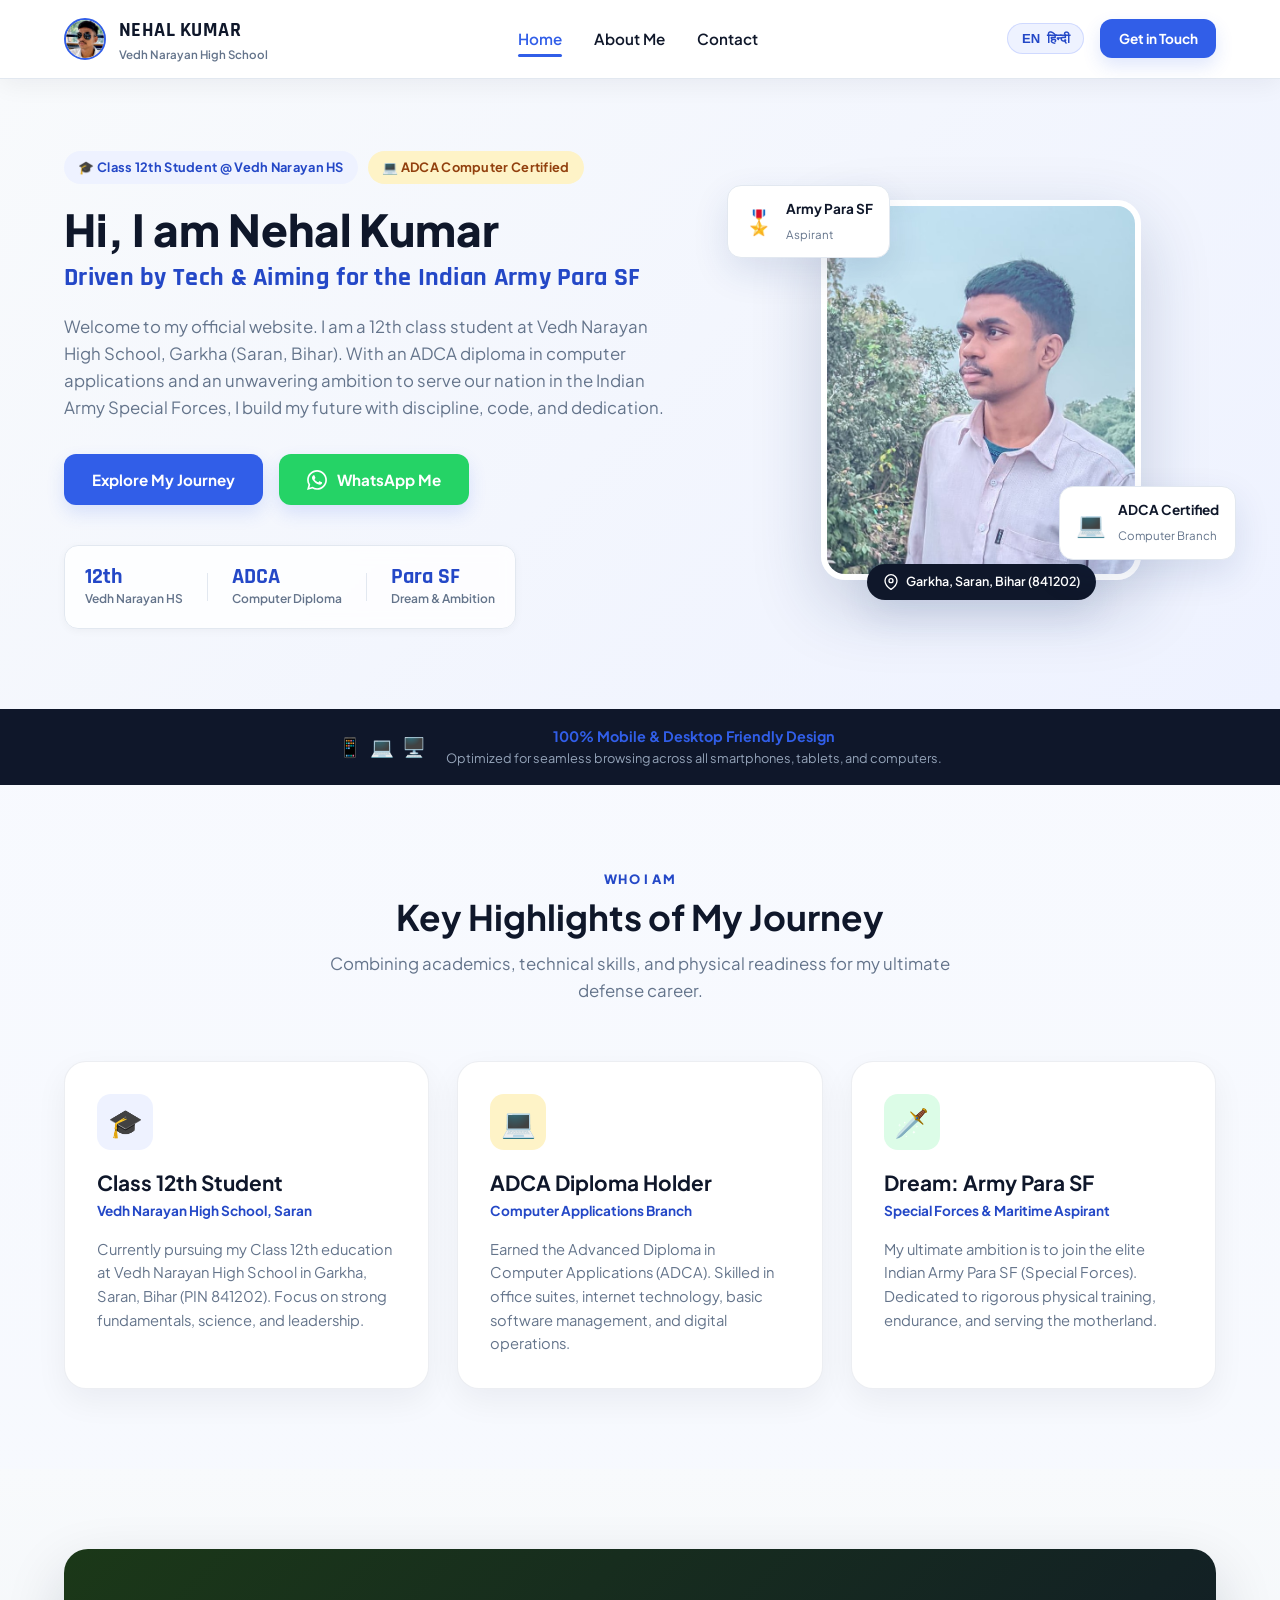
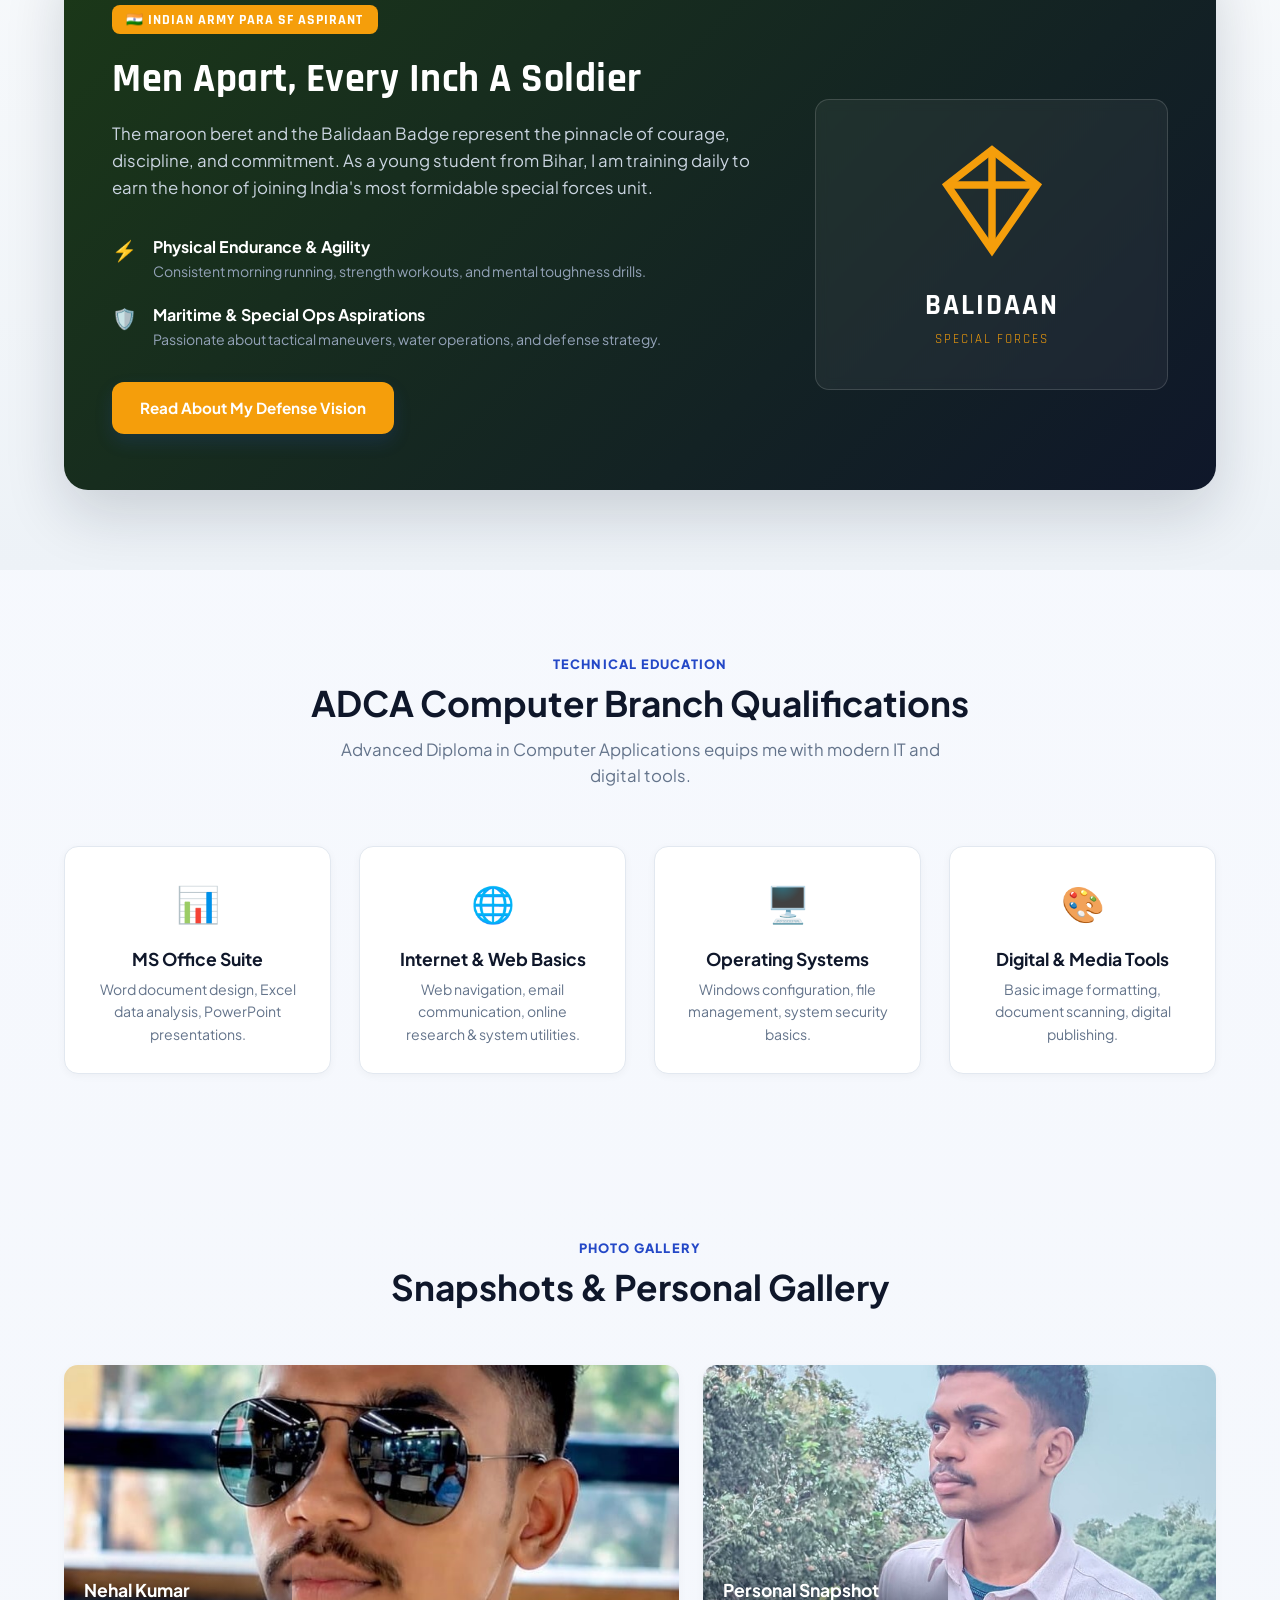
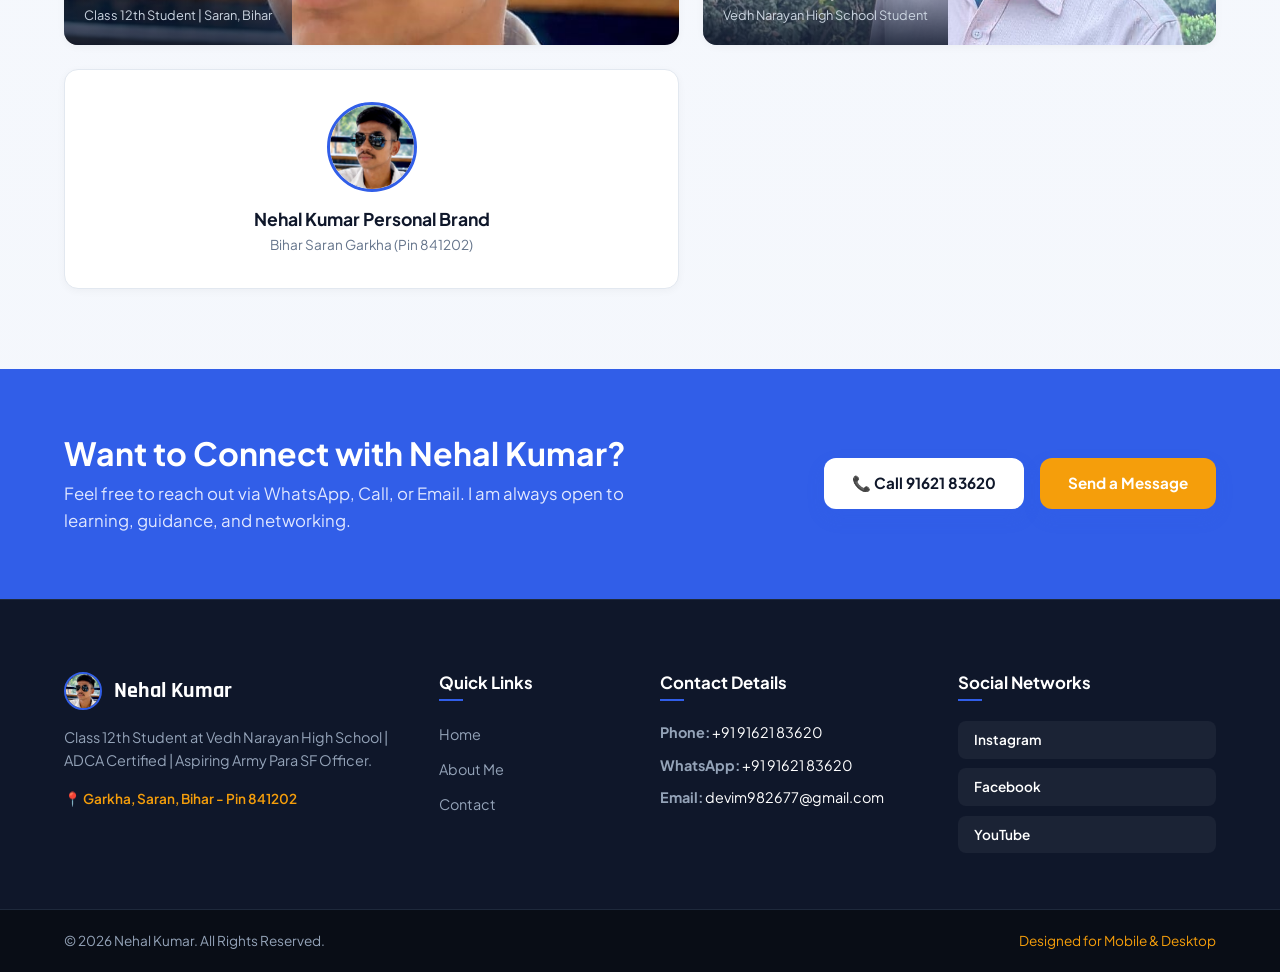
<file: index.html>
<!DOCTYPE html>
<html lang="en"><head>
  <meta charset="UTF-8">
  <meta name="viewport" content="width=device-width, initial-scale=1.0">
  <title>Nehal Kumar | Class 12th Student &amp; Aspiring Army Para SF | Saran, Bihar</title>
  <meta name="description" content="Official personal website of Nehal Kumar - Class 12th student at Vedh Narayan High School, ADCA Computer Diploma holder, and aspiring Army Para SF officer from Garkha, Saran, Bihar.">
  <meta property="og:title" content="Nehal Kumar - Student &amp; Army Para SF Aspirant">
  <meta property="og:description" content="Personal website of Nehal Kumar. Class 12th Vedh Narayan High School, ADCA degree holder &amp; Para SF aspirant.">
  <meta property="og:image" content="img-186cf42d.jpg">
  <link rel="icon" type="image/png" href="favicon.png">
<link rel="shortcut icon" href="favicon.ico.jpg">
<link rel="apple-touch-icon" href="apple-touch-icon.png">
  <link rel="preconnect" href="https://fonts.googleapis.com">
  <link rel="preconnect" href="https://fonts.gstatic.com" crossorigin="">
  <link href="https://fonts.googleapis.com/css2?family=Plus+Jakarta+Sans:wght@400;500;600;700;800&amp;family=Rajdhani:wght@600;700&amp;display=swap" rel="stylesheet">
  <link rel="stylesheet" href="style.css">
  <!-- PRIMARY SEO -->
<title>Nehal Kumar | Official Website</title>

<meta name="description" content="Welcome to the official website of Nehal Kumar. Explore his education, ADCA computer certification, skills, achievements, interests and personal journey from Saran, Bihar, India.">

<meta name="author" content="Nehal Kumar">

<meta name="robots" content="index, follow, max-image-preview:large">

<meta name="googlebot" content="index, follow">

<meta name="viewport" content="width=device-width, initial-scale=1.0">

<!-- CANONICAL URL -->
<link rel="canonical" href="https://anshprasad668-arch.github.io/nehal-kumar/">

<!-- OPEN GRAPH -->
<meta property="og:type" content="website">
<meta property="og:title" content="Nehal Kumar | Official Website">
<meta property="og:description" content="Explore Nehal Kumar's education, skills, achievements and personal journey.">
<meta property="og:url" content="https://anshprasad668-arch.github.io/nehal-kumar/">
<meta property="og:image" content="https://anshprasad668-arch.github.io/nehal-kumar/favicon.png">

<!-- TWITTER -->
<meta name="twitter:card" content="summary_large_image">
<meta name="twitter:title" content="Nehal Kumar | Official Website">
<meta name="twitter:description" content="Discover Nehal Kumar's profile, education and achievements.">

<!-- PERSON STRUCTURED DATA -->
<script type="application/ld+json">
{
  "@context": "https://schema.org",
  "@type": "Person",
  "name": "Nehal Kumar",
  "url": "https://anshprasad668-arch.github.io/nehal-kumar/",
  "description": "Official personal website of Nehal Kumar.",
  "image": "https://anshprasad668-arch.github.io/nehal-kumar/favicon.png",
  "address": {
    "@type": "PostalAddress",
    "addressLocality": "Garkha",
    "addressRegion": "Bihar",
    "addressCountry": "IN"
  }
}
</script>
</head>
<body>
  <!-- IMAGE EDITING: Change any img src="...jpg" below to the filename of your replacement image. Keep the image file in this same folder. -->

  <!-- ENTRY LANGUAGE SELECTION MODAL -->
  <div id="language-modal" class="modal-overlay hidden">
    <div class="modal-card">
      <div class="modal-badge">
        <img src="nehal1.jpg" alt="Nehal Kumar Logo" class="modal-logo">
      </div>
      <h2 data-en="Welcome to Nehal Kumar's Website" data-hi="नेहल कुमार की वेबसाइट में आपका स्वागत है">Welcome to Nehal Kumar's Website</h2>
      <p class="modal-subtitle" data-en="How would you like to start exploring this website?" data-hi="आप इस वेबसाइट की शुरुआत किस भाषा में करना चाहते हैं?">How would you like to start exploring this website?</p>
      
      <div class="lang-choice-container">
        <button id="btn-choose-en" class="btn btn-primary lang-btn-option">
          <span class="flag-icon">🇬🇧</span> English
          <small data-en="Continue in English" data-hi="अंग्रेजी में आगे बढ़ें">Continue in English</small>
        </button>
        <button id="btn-choose-hi" class="btn btn-secondary lang-btn-option">
          <span class="flag-icon">🇮🇳</span> हिन्दी (Hindi)
          <small data-en="हिन्दी में पढ़ें" data-hi="हिन्दी भाषा चुनें">हिन्दी में पढ़ें</small>
        </button>
      </div>
      
      <div class="modal-footer-note">
        <span class="device-pill">📱 Mobile &amp; 💻 Desktop Friendly</span>
      </div>
    </div>
  </div>

  <!-- NAVIGATION BAR -->
  <header class="navbar">
    <div class="container nav-container">
      <a href="index.html" class="brand-logo">
        <img src="nehal1.jpg" alt="Nehal Kumar Logo" class="nav-logo-img">
        <div class="brand-text">
          <span class="brand-name">NEHAL KUMAR</span>
          <span class="brand-sub" data-en="Vedh Narayan High School" data-hi="वेध नारायण हाई स्कूल">Vedh Narayan High School</span>
        </div>
      </a>

      <nav class="nav-links" id="nav-menu">
        <a href="index.html" class="active" data-en="Home" data-hi="होम">Home</a>
        <a href="about.html" data-en="About Me" data-hi="मेरे बारे में">About Me</a>
        <a href="contact.html" data-en="Contact" data-hi="संपर्क करें">Contact</a>
      </nav>

      <div class="nav-actions">
        <!-- Language Switcher Button -->
        <button id="lang-toggle-btn" class="lang-toggle" title="Switch Language / भाषा बदलें">
          <span class="lang-code" id="active-lang-code">EN</span>
          <span class="lang-text" id="active-lang-label">हिन्दी</span>
        </button>

        <a href="contact.html" class="btn btn-primary btn-sm nav-cta" data-en="Get in Touch" data-hi="संपर्क करें">Get in Touch</a>

        <button class="mobile-hamburger" id="mobile-toggle" aria-label="Toggle navigation">
          <span></span><span></span><span></span>
        </button>
      </div>
    </div>
  </header>

  <main>
    <!-- HERO SECTION -->
    <section class="hero-section" id="hero">
      <div class="hero-bg-gradient"></div>
      <div class="container hero-container">
        
        <div class="hero-content">
          <div class="hero-badges">
            <span class="badge badge-school" data-en="🎓 Class 12th Student @ Vedh Narayan HS" data-hi="🎓 कक्षा 12वीं - वेध नारायण हाई स्कूल">🎓 Class 12th Student @ Vedh Narayan HS</span>
            <span class="badge badge-cert" data-en="💻 ADCA Computer Certified" data-hi="💻 ADCA कंप्यूटर डिप्लोमा होल्डर">💻 ADCA Computer Certified</span>
          </div>

          <h1 class="hero-title" data-en="Hi, I am Nehal Kumar" data-hi="नमस्ते, मैं हूँ नेहल कुमार">Hi, I am Nehal Kumar</h1>
          <h2 class="hero-subtitle" data-en="Driven by Tech &amp; Aiming for the Indian Army Para SF" data-hi="तकनीकी ज्ञान और भारतीय सेना पैरा SF का सपना">Driven by Tech &amp; Aiming for the Indian Army Para SF</h2>

          <p class="hero-desc" data-en="Welcome to my official website. I am a 12th class student at Vedh Narayan High School, Garkha (Saran, Bihar). With an ADCA diploma in computer applications and an unwavering ambition to serve our nation in the Indian Army Special Forces, I build my future with discipline, code, and dedication." data-hi="मेरी आधिकारिक वेबसाइट पर आपका स्वागत है। मैं वेध नारायण हाई स्कूल, गरखा (सारण, बिहार) का 12वीं का छात्र हूँ। कंप्यूटर एप्लीकेशन में ADCA डिप्लोमा और भारतीय सेना पैरा स्पेशल फोर्सेस (Para SF) में देश की सेवा करने के अटूट लक्ष्य के साथ, मैं अनुशासन और कड़ी मेहनत से अपना भविष्य बना रहा हूँ।">Welcome to my official website. I am a 12th class student at Vedh Narayan High School, Garkha (Saran, Bihar). With an ADCA diploma in computer applications and an unwavering ambition to serve our nation in the Indian Army Special Forces, I build my future with discipline, code, and dedication.</p>

          <div class="hero-cta-group">
            <a href="about.html" class="btn btn-primary" data-en="Explore My Journey" data-hi="मेरी यात्रा देखें">Explore My Journey</a>
            <a href="https://wa.me/919162183620" target="_blank" rel="noopener" class="btn btn-whatsapp">
              <svg width="20" height="20" viewBox="0 0 24 24" fill="currentColor"><path d="M.057 24l1.687-6.163c-1.041-1.804-1.588-3.849-1.587-5.946.003-6.556 5.338-11.891 11.893-11.891 3.181.001 6.167 1.24 8.413 3.488 2.245 2.248 3.481 5.236 3.48 8.414-.003 6.557-5.338 11.892-11.893 11.892-1.99-.001-3.951-.5-5.688-1.448l-6.305 1.654zm6.597-3.807c1.676.995 3.276 1.591 5.392 1.592 5.448 0 9.886-4.434 9.889-9.885.002-5.462-4.415-9.89-9.881-9.892-5.452 0-9.887 4.434-9.889 9.884-.001 2.225.651 3.891 1.746 5.634l-.999 3.648 3.742-.981zm11.387-5.464c-.074-.124-.272-.198-.57-.347-.297-.149-1.758-.868-2.031-.967-.272-.099-.47-.149-.669.149-.198.297-.768.967-.941 1.165-.173.198-.347.223-.644.074-.297-.149-1.255-.462-2.39-1.475-.883-.788-1.48-1.761-1.653-2.059-.173-.297-.018-.458.13-.606.134-.133.297-.347.446-.521.151-.172.2-.296.3-.495.099-.198.05-.372-.025-.521-.075-.148-.669-1.611-.916-2.206-.242-.579-.487-.501-.669-.51l-.57-.01c-.198 0-.52.074-.792.372s-1.04 1.016-1.04 2.479 1.065 2.876 1.213 3.074c.149.198 2.095 3.2 5.076 4.487.709.306 1.263.489 1.694.626.712.226 1.36.194 1.872.118.571-.085 1.758-.719 2.006-1.413.248-.695.248-1.29.173-1.414z"></path></svg>
              <span>WhatsApp Me</span>
            </a>
          </div>

          <!-- Quick Stat Strip -->
          <div class="hero-stats">
            <div class="stat-item">
              <span class="stat-number">12th</span>
              <span class="stat-label" data-en="Vedh Narayan HS" data-hi="वेध नारायण एच.एस.">Vedh Narayan HS</span>
            </div>
            <div class="stat-divider"></div>
            <div class="stat-item">
              <span class="stat-number">ADCA</span>
              <span class="stat-label" data-en="Computer Diploma" data-hi="कंप्यूटर डिप्लोमा">Computer Diploma</span>
            </div>
            <div class="stat-divider"></div>
            <div class="stat-item">
              <span class="stat-number">Para SF</span>
              <span class="stat-label" data-en="Dream &amp; Ambition" data-hi="सपना और लक्ष्य">Dream &amp; Ambition</span>
            </div>
          </div>
        </div>

        <div class="hero-visual">
          <div class="profile-card-wrapper">
            <div class="profile-image-frame">
              <img src="nehal2.jpg" alt="Nehal Kumar Profile Photo" class="profile-img">
              <div class="profile-glow"></div>
            </div>

            <!-- Floating Badges on Photo -->
            <div class="float-card float-top-left">
              <div class="float-icon">🎖️</div>
              <div class="float-text">
                <strong data-en="Army Para SF" data-hi="सेना पैरा SF">Army Para SF</strong>
                <small data-en="Aspirant" data-hi="महत्वाकांक्षी">Aspirant</small>
              </div>
            </div>

            <div class="float-card float-bottom-right">
              <div class="float-icon">💻</div>
              <div class="float-text">
                <strong data-en="ADCA Certified" data-hi="ADCA धारक">ADCA Certified</strong>
                <small data-en="Computer Branch" data-hi="कंप्यूटर शाखा">Computer Branch</small>
              </div>
            </div>
            
            <div class="location-tag">
              <svg width="16" height="16" viewBox="0 0 24 24" fill="none" stroke="currentColor" stroke-width="2"><path d="M21 10c0 7-9 13-9 13s-9-6-9-13a9 9 0 0 1 18 0z"></path><circle cx="12" cy="10" r="3"></circle></svg>
              <span>Garkha, Saran, Bihar (841202)</span>
            </div>
          </div>
        </div>

      </div>
    </section>

    <!-- DEVICE RESPONSIVE NOTICE BANNER -->
    <section class="device-banner">
      <div class="container device-banner-inner">
        <div class="device-icon-group">
          <span class="device-icon">📱</span>
          <span class="device-icon">💻</span>
          <span class="device-icon">🖥️</span>
        </div>
        <div class="device-text">
          <strong data-en="100% Mobile &amp; Desktop Friendly Design" data-hi="100% मोबाइल एवं डेस्कटॉप अनुकूल इंटरफ़ेस">100% Mobile &amp; Desktop Friendly Design</strong>
          <span data-en="Optimized for seamless browsing across all smartphones, tablets, and computers." data-hi="सभी स्मार्टफोन, टैबलेट और कंप्यूटर पर बेहतरीन अनुभव के लिए अनुकूलित।">Optimized for seamless browsing across all smartphones, tablets, and computers.</span>
        </div>
      </div>
    </section>

    <!-- CORE PILLARS SECTION -->
    <section class="section pillars-section" id="pillars">
      <div class="container">
        <div class="section-header text-center">
          <span class="section-tag" data-en="Who I Am" data-hi="मेरी पहचान">Who I Am</span>
          <h2 class="section-title" data-en="Key Highlights of My Journey" data-hi="मेरी यात्रा की मुख्य विशेषताएं">Key Highlights of My Journey</h2>
          <p class="section-desc" data-en="Combining academics, technical skills, and physical readiness for my ultimate defense career." data-hi="शिक्षा, तकनीकी दक्षता और सैन्य करियर की तैयारी का अनोखा संगम।">Combining academics, technical skills, and physical readiness for my ultimate defense career.</p>
        </div>

        <div class="grid grid-3">
          
          <!-- Card 1: Vedh Narayan High School -->
          <div class="card pillar-card" style="opacity: 1; transform: translateY(0px); transition: 0.5s ease-out;">
            <div class="pillar-icon-box icon-school">
              🎓
            </div>
            <h3 class="pillar-title" data-en="Class 12th Student" data-hi="12वीं कक्षा के छात्र">Class 12th Student</h3>
            <p class="pillar-sub" data-en="Vedh Narayan High School, Saran" data-hi="वेध नारायण हाई स्कूल, सारण">Vedh Narayan High School, Saran</p>
            <p class="pillar-text" data-en="Currently pursuing my Class 12th education at Vedh Narayan High School in Garkha, Saran, Bihar (PIN 841202). Focus on strong fundamentals, science, and leadership." data-hi="वर्तमान में वेध नारायण हाई स्कूल, गरखा, सारण (बिहार, पिन 841202) से 12वीं की पढ़ाई कर रहा हूँ। विज्ञान, शिक्षा और अनुशासन पर विशेष ध्यान।">Currently pursuing my Class 12th education at Vedh Narayan High School in Garkha, Saran, Bihar (PIN 841202). Focus on strong fundamentals, science, and leadership.</p>
          </div>

          <!-- Card 2: ADCA Computer Holder -->
          <div class="card pillar-card" style="opacity: 1; transform: translateY(0px); transition: 0.5s ease-out;">
            <div class="pillar-icon-box icon-tech">
              💻
            </div>
            <h3 class="pillar-title" data-en="ADCA Diploma Holder" data-hi="ADCA कंप्यूटर डिप्लोमा">ADCA Diploma Holder</h3>
            <p class="pillar-sub" data-en="Computer Applications Branch" data-hi="कंप्यूटर एप्लीकेशन शाखा">Computer Applications Branch</p>
            <p class="pillar-text" data-en="Earned the Advanced Diploma in Computer Applications (ADCA). Skilled in office suites, internet technology, basic software management, and digital operations." data-hi="कंप्यूटर एप्लीकेशन में एडवांस डिप्लोमा (ADCA) प्राप्त किया। एमएस ऑफिस, इंटरनेट टेक्नोलॉजी और डिजिटल कंप्यूटर ऑपरेशन में कुशल।">Earned the Advanced Diploma in Computer Applications (ADCA). Skilled in office suites, internet technology, basic software management, and digital operations.</p>
          </div>

          <!-- Card 3: Army Para SF Dream -->
          <div class="card pillar-card pillar-army" style="opacity: 1; transform: translateY(0px); transition: 0.5s ease-out;">
            <div class="pillar-icon-box icon-army">
              🗡️
            </div>
            <h3 class="pillar-title" data-en="Dream: Army Para SF" data-hi="सपना: भारतीय सेना पैरा SF">Dream: Army Para SF</h3>
            <p class="pillar-sub" data-en="Special Forces &amp; Maritime Aspirant" data-hi="विशेष बल एवं मरीन नेवी उम्मीदवार">Special Forces &amp; Maritime Aspirant</p>
            <p class="pillar-text" data-en="My ultimate ambition is to join the elite Indian Army Para SF (Special Forces). Dedicated to rigorous physical training, endurance, and serving the motherland." data-hi="मेरा परम सपना भारतीय सेना के प्रतिष्ठित पैरा SF (स्पेशल फोर्सेज) में शामिल होना है। शारीरिक फिटनेस और देश सेवा के प्रति समर्पित।">My ultimate ambition is to join the elite Indian Army Para SF (Special Forces). Dedicated to rigorous physical training, endurance, and serving the motherland.</p>
          </div>

        </div>
      </div>
    </section>

    <!-- ARMY PARA SF FEATURED BANNER -->
    <section class="section army-feature-section" id="army-dream">
      <div class="container">
        <div class="army-card">
          <div class="army-badge-top">
            <span class="army-tag">🇮🇳 INDIAN ARMY PARA SF ASPIRANT</span>
          </div>

          <div class="army-grid">
            <div class="army-content">
              <h2 class="army-heading" data-en="Men Apart, Every Inch A Soldier" data-hi="अनुशासन, साहस और सर्वोच्च देशभक्ति">Men Apart, Every Inch A Soldier</h2>
              <p class="army-text" data-en="The maroon beret and the Balidaan Badge represent the pinnacle of courage, discipline, and commitment. As a young student from Bihar, I am training daily to earn the honor of joining India's most formidable special forces unit." data-hi="महान बलिदान और साहस का प्रतीक - पैरा SF। बिहार का एक युवा होने के नाते, मेरा लक्ष्य भारत के सबसे पराक्रमी विशेष बल यूनिट में शामिल होकर तिरंगे का मान बढ़ाना है।">The maroon beret and the Balidaan Badge represent the pinnacle of courage, discipline, and commitment. As a young student from Bihar, I am training daily to earn the honor of joining India's most formidable special forces unit.</p>

              <div class="army-features-list">
                <div class="army-feat">
                  <span class="feat-bullet">⚡</span>
                  <div>
                    <strong data-en="Physical Endurance &amp; Agility" data-hi="शारीरिक सहनशक्ति एवं ट्रेनिंग">Physical Endurance &amp; Agility</strong>
                    <p data-en="Consistent morning running, strength workouts, and mental toughness drills." data-hi="दैनिक दौड़, शारीरिक व्यायाम और मानसिक दृढ़ता की तैयारी।">Consistent morning running, strength workouts, and mental toughness drills.</p>
                  </div>
                </div>

                <div class="army-feat">
                  <span class="feat-bullet">🛡️</span>
                  <div>
                    <strong data-en="Maritime &amp; Special Ops Aspirations" data-hi="मैरीटाइम एवं विशेष ऑपरेशन क्षमता">Maritime &amp; Special Ops Aspirations</strong>
                    <p data-en="Passionate about tactical maneuvers, water operations, and defense strategy." data-hi="रणनीतिक कौशल, वाटर ऑपरेशन्स और रक्षा रणनीति में विशेष रुचि।">Passionate about tactical maneuvers, water operations, and defense strategy.</p>
                  </div>
                </div>
              </div>

              <div class="army-action">
                <a href="about.html#para-sf" class="btn btn-gold" data-en="Read About My Defense Vision" data-hi="मेरे लक्ष्य के बारे में पढ़ें">Read About My Defense Vision</a>
              </div>
            </div>

            <div class="army-graphics">
              <div class="army-insignia-box">
                <div class="wings-graphic">
                  <svg width="120" height="120" viewBox="0 0 24 24" fill="none" stroke="currentColor" stroke-width="1.5">
                    <path d="M12 2L3 9l9 13 9-13-9-7z"></path>
                    <path d="M12 2v20"></path>
                    <path d="M3 9h18"></path>
                  </svg>
                </div>
                <div class="army-motto">
                  <span>BALIDAAN</span>
                  <small>SPECIAL FORCES</small>
                </div>
              </div>
            </div>
          </div>
        </div>
      </div>
    </section>

    <!-- ADCA & SKILLS SECTION -->
    <section class="section skills-section" id="skills">
      <div class="container">
        <div class="section-header text-center">
          <span class="section-tag" data-en="Technical Education" data-hi="तकनीकी शिक्षा">Technical Education</span>
          <h2 class="section-title" data-en="ADCA Computer Branch Qualifications" data-hi="ADCA कंप्यूटर शाखा योग्यताएं">ADCA Computer Branch Qualifications</h2>
          <p class="section-desc" data-en="Advanced Diploma in Computer Applications equips me with modern IT and digital tools." data-hi="एडवांस डिप्लोमा इन कंप्यूटर एप्लीकेशन से प्राप्त तकनीकी दक्षता।">Advanced Diploma in Computer Applications equips me with modern IT and digital tools.</p>
        </div>

        <div class="grid grid-4">
          <div class="skill-card" style="opacity: 1; transform: translateY(0px); transition: 0.5s ease-out;">
            <div class="skill-icon">📊</div>
            <h4 data-en="MS Office Suite" data-hi="एमएस ऑफिस सूट्स">MS Office Suite</h4>
            <p data-en="Word document design, Excel data analysis, PowerPoint presentations." data-hi="वर्ड डॉक्यूमेंट, एक्सेल डेटा और पावरपॉइंट प्रेजेंटेशन।">Word document design, Excel data analysis, PowerPoint presentations.</p>
          </div>

          <div class="skill-card" style="opacity: 1; transform: translateY(0px); transition: 0.5s ease-out;">
            <div class="skill-icon">🌐</div>
            <h4 data-en="Internet &amp; Web Basics" data-hi="इंटरनेट एवं वेब नॉलेज">Internet &amp; Web Basics</h4>
            <p data-en="Web navigation, email communication, online research &amp; system utilities." data-hi="वेब सर्फिंग, ईमेल संचार, ऑनलाइन रिसर्च और यूटिलिटी।">Web navigation, email communication, online research &amp; system utilities.</p>
          </div>

          <div class="skill-card" style="opacity: 1; transform: translateY(0px); transition: 0.5s ease-out;">
            <div class="skill-icon">🖥️</div>
            <h4 data-en="Operating Systems" data-hi="ऑपरेटिंग सिस्टम">Operating Systems</h4>
            <p data-en="Windows configuration, file management, system security basics." data-hi="विंडोज कॉन्फ़िगरेशन, फाइल प्रबंधन और सिस्टम सुरक्षा।">Windows configuration, file management, system security basics.</p>
          </div>

          <div class="skill-card" style="opacity: 1; transform: translateY(0px); transition: 0.5s ease-out;">
            <div class="skill-icon">🎨</div>
            <h4 data-en="Digital &amp; Media Tools" data-hi="डिजिटल एवं मीडिया टूल्स">Digital &amp; Media Tools</h4>
            <p data-en="Basic image formatting, document scanning, digital publishing." data-hi="इमेज फॉर्मेटिंग, स्कैनिंग और डिजिटल कंटेंट क्रिएशन।">Basic image formatting, document scanning, digital publishing.</p>
          </div>
        </div>
      </div>
    </section>

    <!-- PHOTO GALLERY PREVIEW -->
    <section class="section gallery-section" id="gallery">
      <div class="container">
        <div class="section-header text-center">
          <span class="section-tag" data-en="Photo Gallery" data-hi="फोटो गैलरी">Photo Gallery</span>
          <h2 class="section-title" data-en="Snapshots &amp; Personal Gallery" data-hi="मेरी तस्वीरें एवं झलकियां">Snapshots &amp; Personal Gallery</h2>
        </div>

        <div class="gallery-grid">
          <div class="gallery-item main-item" style="opacity: 1; transform: translateY(0px); transition: 0.5s ease-out;">
            <img src="nehal1.jpg" alt="Nehal Kumar Profile Photo">
            <div class="gallery-caption">
              <strong data-en="Nehal Kumar" data-hi="नेहल कुमार">Nehal Kumar</strong>
              <span data-en="Class 12th Student | Saran, Bihar" data-hi="12वीं कक्षा के छात्र | सारण, बिहार">Class 12th Student | Saran, Bihar</span>
            </div>
          </div>

          <div class="gallery-item" style="opacity: 1; transform: translateY(0px); transition: 0.5s ease-out;">
            <img src="nehal2.jpg" alt="Nehal Kumar Activity Photo">
            <div class="gallery-caption">
              <strong data-en="Personal Snapshot" data-hi="व्यक्तिगत फोटो">Personal Snapshot</strong>
              <span data-en="Vedh Narayan High School Student" data-hi="वेध नारायण हाई स्कूल के छात्र">Vedh Narayan High School Student</span>
            </div>
          </div>

          <div class="gallery-item logo-showcase" style="opacity: 1; transform: translateY(0px); transition: 0.5s ease-out;">
            <div class="logo-box-inner">
              <img src="nehal1.jpg" alt="Nehal Kumar Brand Crest">
              <h4 data-en="Nehal Kumar Personal Brand" data-hi="नेहल कुमार पर्सनल ब्रांड">Nehal Kumar Personal Brand</h4>
              <p data-en="Bihar Saran Garkha (Pin 841202)" data-hi="बिहार सारण गरखा (पिन 841202)">Bihar Saran Garkha (Pin 841202)</p>
            </div>
          </div>
        </div>
      </div>
    </section>

    <!-- QUICK CONTACT CTA -->
    <section class="cta-banner">
      <div class="container cta-container">
        <div class="cta-content">
          <h2 data-en="Want to Connect with Nehal Kumar?" data-hi="नेहल कुमार से संपर्क करना चाहते हैं?">Want to Connect with Nehal Kumar?</h2>
          <p data-en="Feel free to reach out via WhatsApp, Call, or Email. I am always open to learning, guidance, and networking." data-hi="व्हाट्सएप, फोन या ईमेल के माध्यम से बेझिझक संपर्क करें। मार्गदर्शन और संवाद के लिए सदैव तत्पर।">Feel free to reach out via WhatsApp, Call, or Email. I am always open to learning, guidance, and networking.</p>
        </div>
        <div class="cta-buttons">
          <a href="tel:9162183620" class="btn btn-light">
            <span>📞 Call 91621 83620</span>
          </a>
          <a href="contact.html" class="btn btn-gold" data-en="Send a Message" data-hi="संदेश भेजें">Send a Message</a>
        </div>
      </div>
    </section>
  </main>

  <!-- FOOTER -->
  <footer class="footer">
    <div class="container footer-container">
      <div class="footer-col brand-col">
        <div class="footer-brand">
          <img src="nehal1.jpg" alt="Logo" class="footer-logo">
          <span>Nehal Kumar</span>
        </div>
        <p class="footer-desc" data-en="Class 12th Student at Vedh Narayan High School | ADCA Certified | Aspiring Army Para SF Officer." data-hi="वेध नारायण हाई स्कूल 12वीं के छात्र | ADCA सर्टिफाइड | आर्मी पैरा SF उम्मीदवार।">Class 12th Student at Vedh Narayan High School | ADCA Certified | Aspiring Army Para SF Officer.</p>
        <p class="footer-loc">📍 Garkha, Saran, Bihar - Pin 841202</p>
      </div>

      <div class="footer-col links-col">
        <h4 data-en="Quick Links" data-hi="क्विक लिंक्स">Quick Links</h4>
        <ul>
          <li><a href="index.html" data-en="Home" data-hi="होम">Home</a></li>
          <li><a href="about.html" data-en="About Me" data-hi="मेरे बारे में">About Me</a></li>
          <li><a href="contact.html" data-en="Contact" data-hi="संपर्क">Contact</a></li>
        </ul>
      </div>

      <div class="footer-col contact-col">
        <h4 data-en="Contact Details" data-hi="संपर्क विवरण">Contact Details</h4>
        <p><strong>Phone:</strong> <a href="tel:9162183620">+91 91621 83620</a></p>
        <p><strong>WhatsApp:</strong> <a href="https://wa.me/919162183620" target="_blank">+91 91621 83620</a></p>
        <p><strong>Email:</strong> <a href="mailto:devim982677@gmail.com">devim982677@gmail.com</a></p>
      </div>

      <div class="footer-col social-col">
        <h4 data-en="Social Networks" data-hi="सोशल मीडिया">Social Networks</h4>
        <div class="social-links">
          <a href="https://www.instagram.com/nehal_kumar7?avpt=bjVuNHM3ejNyNW15" target="_blank" rel="noopener" class="social-btn insta" title="Instagram">
            Instagram
          </a>
          <a href="https://www.facebook.com/share/1R3QveMcco/" target="_blank" rel="noopener" class="social-btn fb" title="Facebook">
            Facebook
          </a>
          <a href="https://youtube.com/@nehalkumar1?si=-DTRlXh6gTQN7hKc" target="_blank" rel="noopener" class="social-btn yt" title="YouTube">
            YouTube
          </a>
        </div>
      </div>
    </div>

    <div class="footer-bottom">
      <div class="container footer-bottom-inner">
        <p>© <span id="year">2026</span> Nehal Kumar. All Rights Reserved.</p>
        <p class="footer-tagline" data-en="Designed for Mobile &amp; Desktop" data-hi="मोबाइल एवं डेस्कटॉप दोनों के लिए उपयुक्त">Designed for Mobile &amp; Desktop</p>
      </div>
    </div>
  </footer>

  <script src="script.js"></script>


</body></html>
</file>
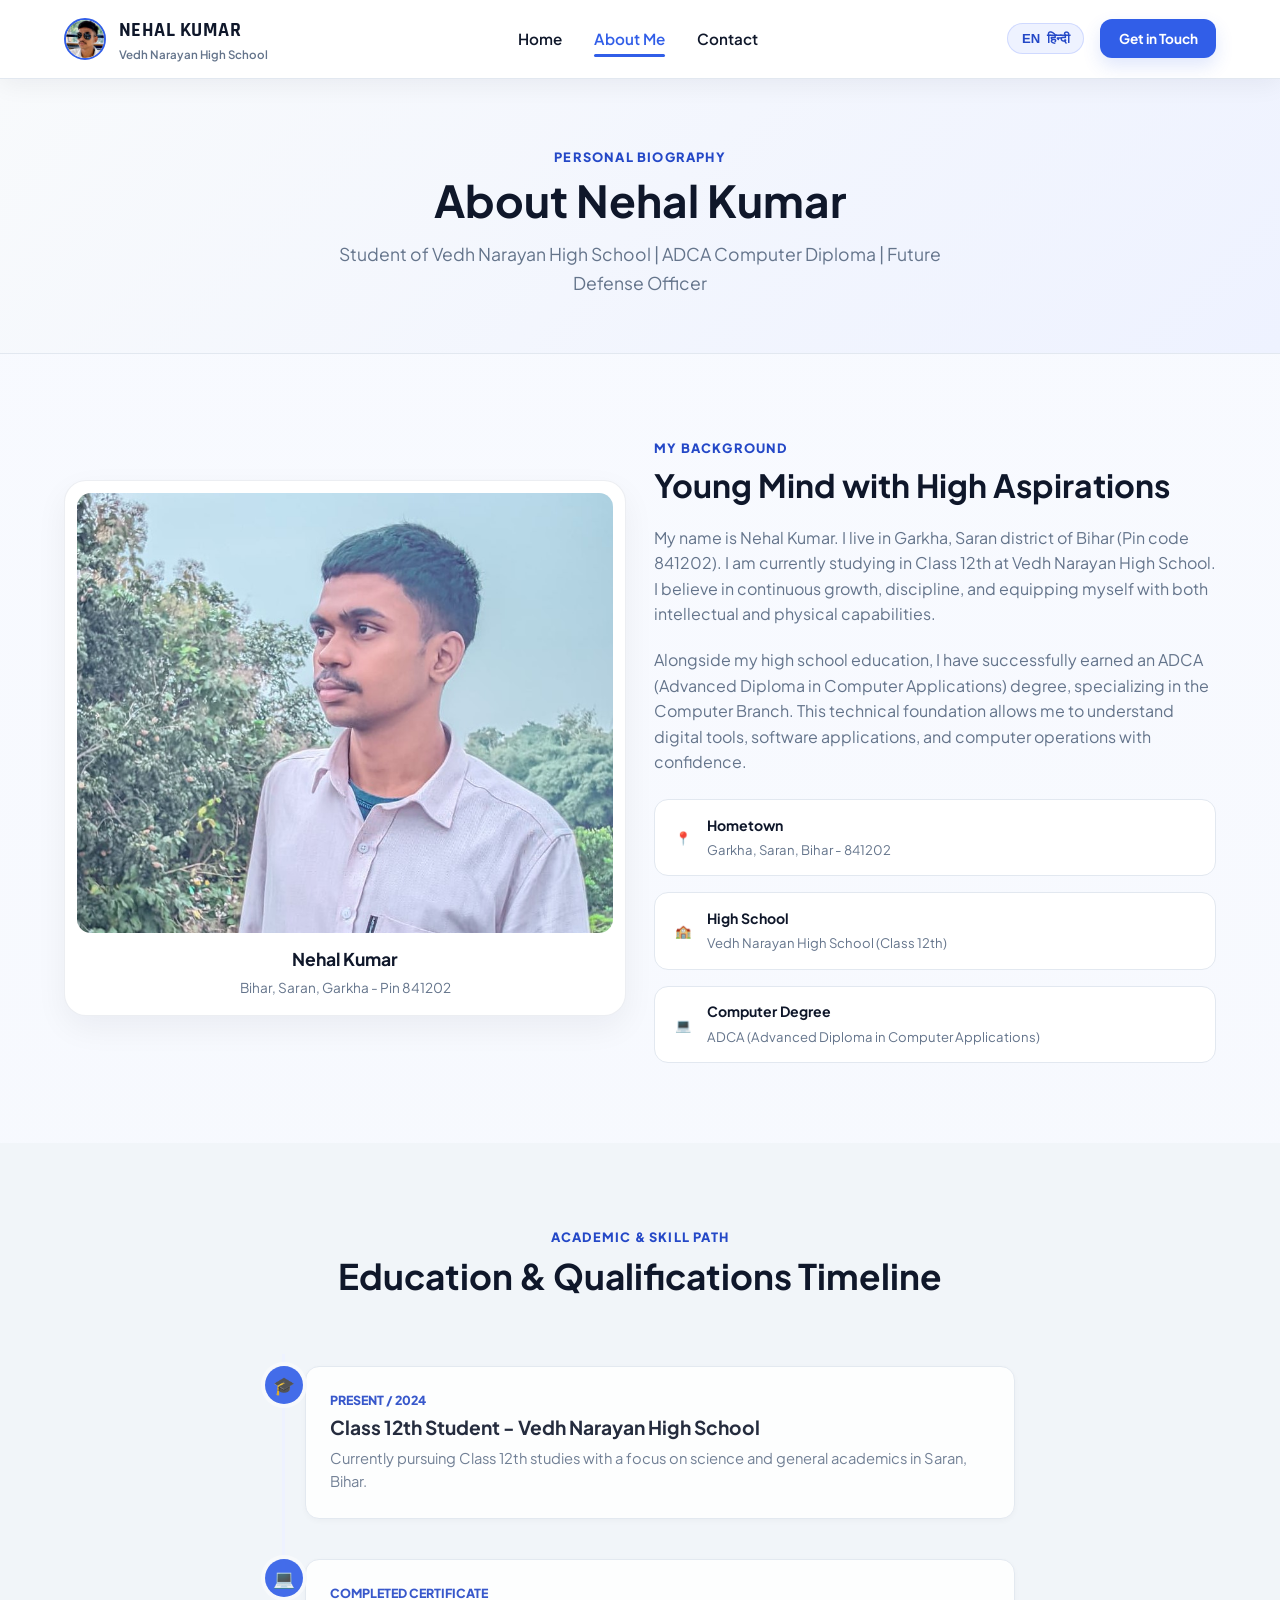
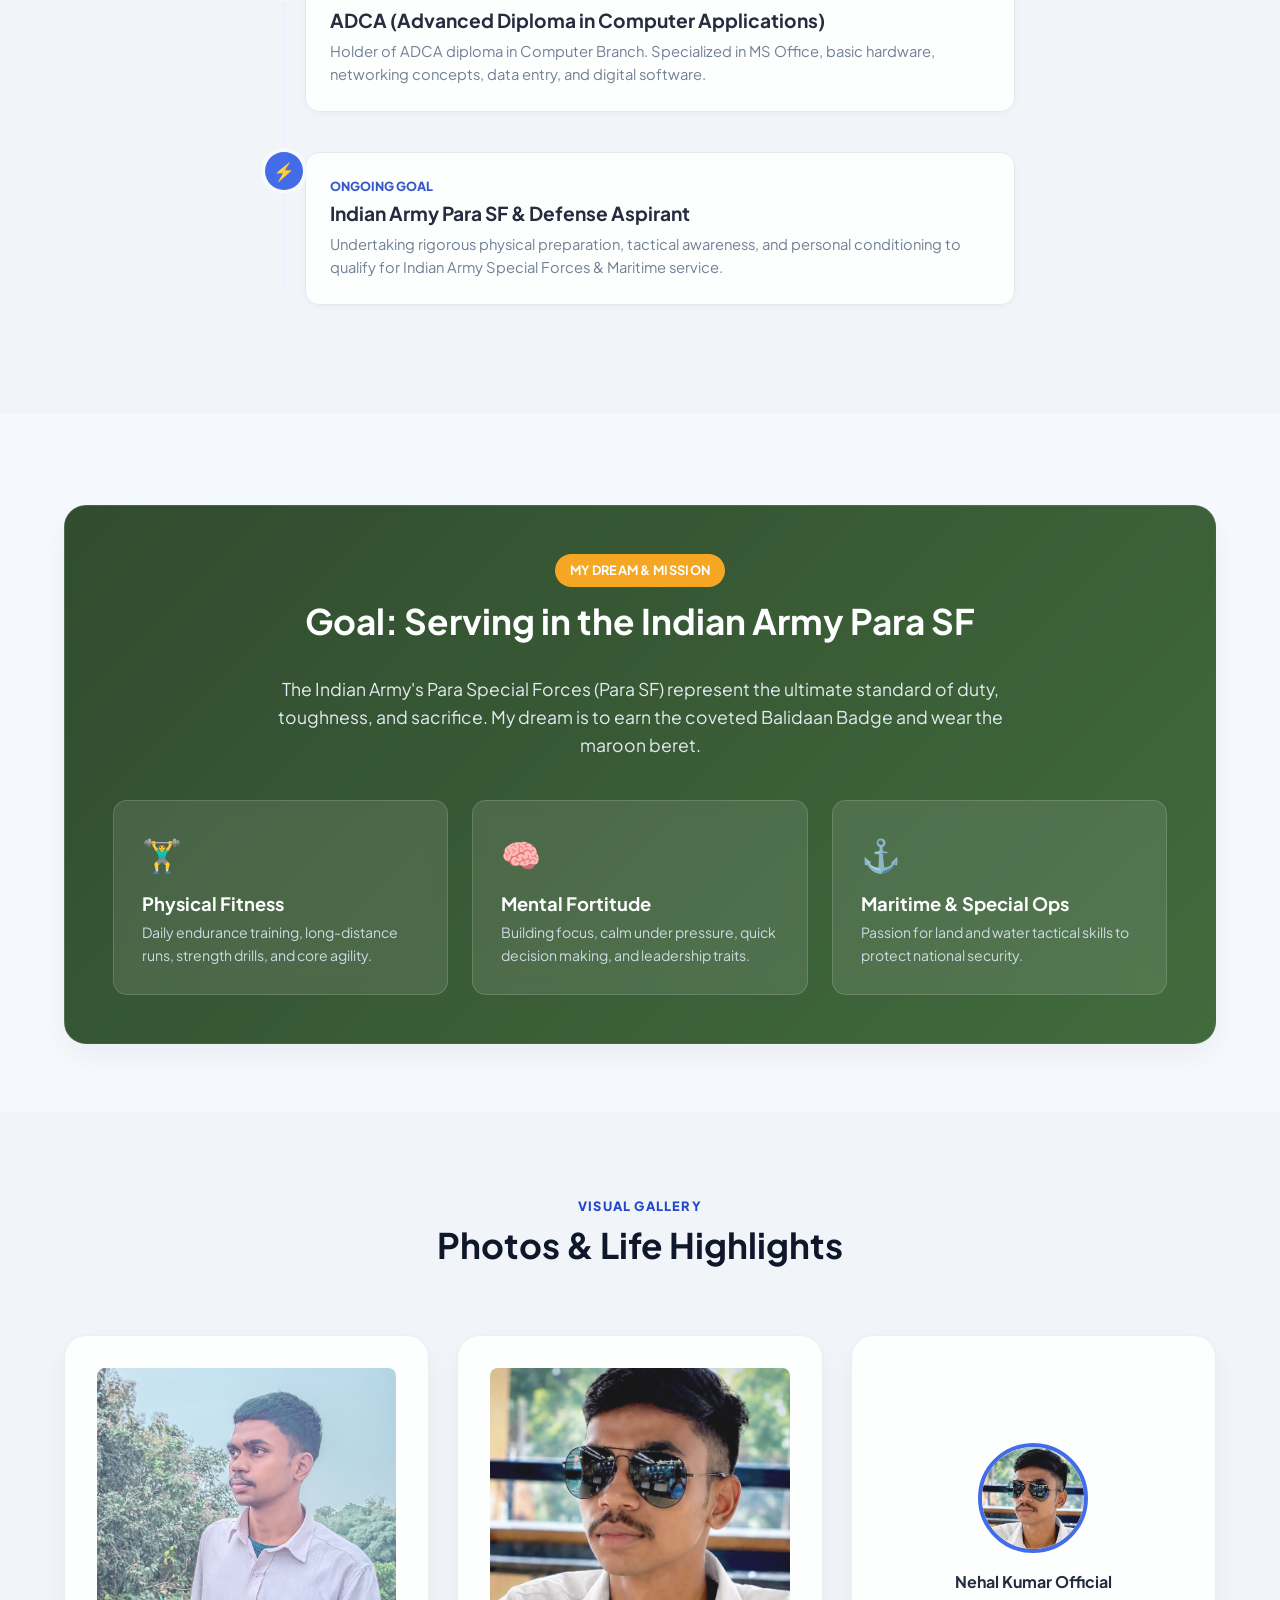
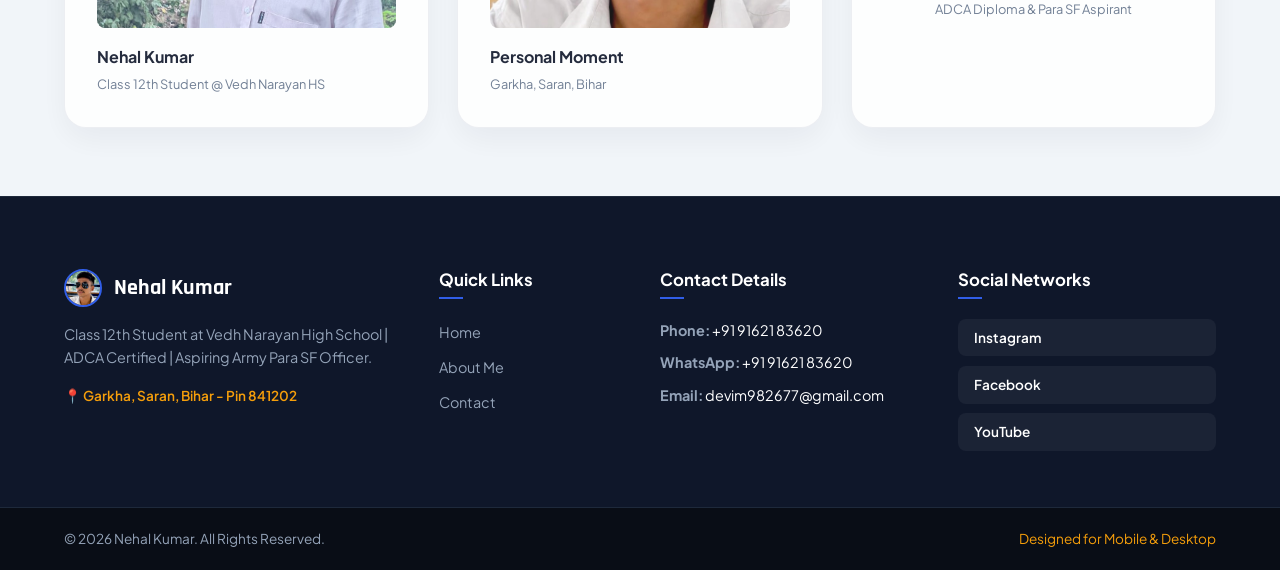
<file: about.html>
<!DOCTYPE html>
<html lang="en"><head>
  <meta charset="UTF-8">
  <meta name="viewport" content="width=device-width, initial-scale=1.0">
  <title>About Nehal Kumar | Education, ADCA &amp; Army Para SF Dream</title>
  <meta name="description" content="Learn more about Nehal Kumar: Class 12th student at Vedh Narayan High School, ADCA computer holder, and aspiring Indian Army Para SF soldier from Saran, Bihar.">
  <meta property="og:title" content="About Nehal Kumar - Student &amp; Para SF Aspirant">
  <meta property="og:description" content="Detailed personal profile of Nehal Kumar from Garkha, Saran, Bihar (841202).">
  <meta property="og:image" content="nehal1.jpg">
  
  <link rel="preconnect" href="https://fonts.googleapis.com">
  <link rel="preconnect" href="https://fonts.gstatic.com" crossorigin="">
  <link href="https://fonts.googleapis.com/css2?family=Plus+Jakarta+Sans:wght@400;500;600;700;800&amp;family=Rajdhani:wght@600;700&amp;display=swap" rel="stylesheet">
  <link rel="stylesheet" href="style.css">
  <!-- PRIMARY SEO -->
<title>Nehal Kumar | Official Website</title>

<meta name="description" content="Welcome to the official website of Nehal Kumar. Explore his education, ADCA computer certification, skills, achievements, interests and personal journey from Saran, Bihar, India.">

<meta name="author" content="Nehal Kumar">

<meta name="robots" content="index, follow, max-image-preview:large">

<meta name="googlebot" content="index, follow">

<meta name="viewport" content="width=device-width, initial-scale=1.0">

<!-- CANONICAL URL -->
<link rel="canonical" href="https://anshprasad668-arch.github.io/nehal-kumar/">

<!-- OPEN GRAPH -->
<meta property="og:type" content="website">
<meta property="og:title" content="Nehal Kumar | Official Website">
<meta property="og:description" content="Explore Nehal Kumar's education, skills, achievements and personal journey.">
<meta property="og:url" content="https://anshprasad668-arch.github.io/nehal-kumar/">
<meta property="og:image" content="https://anshprasad668-arch.github.io/nehal-kumar/favicon.png">

<!-- TWITTER -->
<meta name="twitter:card" content="summary_large_image">
<meta name="twitter:title" content="Nehal Kumar | Official Website">
<meta name="twitter:description" content="Discover Nehal Kumar's profile, education and achievements.">

<!-- PERSON STRUCTURED DATA -->
<script type="application/ld+json">
{
  "@context": "https://schema.org",
  "@type": "Person",
  "name": "Nehal Kumar",
  "url": "https://anshprasad668-arch.github.io/nehal-kumar/",
  "description": "Official personal website of Nehal Kumar.",
  "image": "https://anshprasad668-arch.github.io/nehal-kumar/favicon.png",
  "address": {
    "@type": "PostalAddress",
    "addressLocality": "Garkha",
    "addressRegion": "Bihar",
    "addressCountry": "IN"
  }
}
</script>
</head>
<body>
  <!-- IMAGE EDITING: Change any img src="...jpg" below to the filename of your replacement image. Keep the image file in this same folder. -->

  <!-- NAVIGATION BAR -->
  <header class="navbar">
    <div class="container nav-container">
      <a href="index.html" class="brand-logo">
        <img src="nehal1.jpg" alt="Nehal Kumar Logo" class="nav-logo-img">
        <div class="brand-text">
          <span class="brand-name">NEHAL KUMAR</span>
          <span class="brand-sub" data-en="Vedh Narayan High School" data-hi="वेध नारायण हाई स्कूल">Vedh Narayan High School</span>
        </div>
      </a>

      <nav class="nav-links" id="nav-menu">
        <a href="index.html" data-en="Home" data-hi="होम">Home</a>
        <a href="about.html" class="active" data-en="About Me" data-hi="मेरे बारे में">About Me</a>
        <a href="contact.html" data-en="Contact" data-hi="संपर्क करें">Contact</a>
      </nav>

      <div class="nav-actions">
        <button id="lang-toggle-btn" class="lang-toggle" title="Switch Language / भाषा बदलें">
          <span class="lang-code" id="active-lang-code">EN</span>
          <span class="lang-text" id="active-lang-label">हिन्दी</span>
        </button>
        <a href="contact.html" class="btn btn-primary btn-sm nav-cta" data-en="Get in Touch" data-hi="संपर्क करें">Get in Touch</a>
        <button class="mobile-hamburger" id="mobile-toggle" aria-label="Toggle navigation">
          <span></span><span></span><span></span>
        </button>
      </div>
    </div>
  </header>

  <main>
    <!-- PAGE HEADER HERO -->
    <section class="page-header">
      <div class="container">
        <span class="section-tag" data-en="Personal Biography" data-hi="व्यक्तिगत परिचय">Personal Biography</span>
        <h1 class="page-title" data-en="About Nehal Kumar" data-hi="नेहल कुमार के बारे में">About Nehal Kumar</h1>
        <p class="page-subtitle" data-en="Student of Vedh Narayan High School | ADCA Computer Diploma | Future Defense Officer" data-hi="वेध नारायण हाई स्कूल के छात्र | ADCA कंप्यूटर डिप्लोमा | भावी सेना अधिकारी">Student of Vedh Narayan High School | ADCA Computer Diploma | Future Defense Officer</p>
      </div>
    </section>

    <!-- BIOGRAPHY DETAILED SECTION -->
    <section class="section bio-section" id="bio">
      <div class="container">
        <div class="grid grid-2 align-center">
          
          <div class="bio-image-col">
            <div class="card shadow-frame" style="opacity: 1; transform: translateY(0px); transition: 0.5s ease-out;">
              <img src="nehal2.jpg" alt="Nehal Kumar Profile" class="img-responsive rounded-img">
              <div class="card-caption">
                <strong>Nehal Kumar</strong>
                <span>Bihar, Saran, Garkha - Pin 841202</span>
              </div>
            </div>
          </div>

          <div class="bio-text-col">
            <span class="section-tag" data-en="My Background" data-hi="मेरी पृष्ठभूमि">My Background</span>
            <h2 data-en="Young Mind with High Aspirations" data-hi="ऊंचे सपनों वाला एक युवा दिमाग">Young Mind with High Aspirations</h2>
            
            <p data-en="My name is Nehal Kumar. I live in Garkha, Saran district of Bihar (Pin code 841202). I am currently studying in Class 12th at Vedh Narayan High School. I believe in continuous growth, discipline, and equipping myself with both intellectual and physical capabilities." data-hi="मेरा नाम नेहल कुमार है। मैं गरखा, सारण जिला, बिहार (पिन कोड 841202) का निवासी हूँ। मैं वर्तमान में वेध नारायण हाई स्कूल में 12वीं कक्षा में अध्ययनरत हूँ। मैं निरंतर प्रगति, अनुशासन और अपने बौद्धिक व शारीरिक विकास में विश्वास रखता हूँ।">My name is Nehal Kumar. I live in Garkha, Saran district of Bihar (Pin code 841202). I am currently studying in Class 12th at Vedh Narayan High School. I believe in continuous growth, discipline, and equipping myself with both intellectual and physical capabilities.</p>

            <p data-en="Alongside my high school education, I have successfully earned an ADCA (Advanced Diploma in Computer Applications) degree, specializing in the Computer Branch. This technical foundation allows me to understand digital tools, software applications, and computer operations with confidence." data-hi="स्कूली शिक्षा के साथ-साथ मैंने कंप्यूटर ब्रांच में ADCA (एडवांस डिप्लोमा इन कंप्यूटर एप्लीकेशन) की डिग्री भी सफलतापूर्वक हासिल की है। यह तकनीकी ज्ञान मुझे डिजिटल टूल्स, सॉफ्टवेयर और कंप्यूटर ऑपरेशन्स को समझने में सक्षम बनाता है।">Alongside my high school education, I have successfully earned an ADCA (Advanced Diploma in Computer Applications) degree, specializing in the Computer Branch. This technical foundation allows me to understand digital tools, software applications, and computer operations with confidence.</p>

            <div class="bio-highlights">
              <div class="bio-highlight-item">
                <span class="h-icon">📍</span>
                <div>
                  <strong data-en="Hometown" data-hi="गृह नगर">Hometown</strong>
                  <span>Garkha, Saran, Bihar - 841202</span>
                </div>
              </div>
              <div class="bio-highlight-item">
                <span class="h-icon">🏫</span>
                <div>
                  <strong data-en="High School" data-hi="उच्च विद्यालय">High School</strong>
                  <span>Vedh Narayan High School (Class 12th)</span>
                </div>
              </div>
              <div class="bio-highlight-item">
                <span class="h-icon">💻</span>
                <div>
                  <strong data-en="Computer Degree" data-hi="कंप्यूटर डिग्री">Computer Degree</strong>
                  <span>ADCA (Advanced Diploma in Computer Applications)</span>
                </div>
              </div>
            </div>

          </div>

        </div>
      </div>
    </section>

    <!-- EDUCATION TIMELINE & SKILLS -->
    <section class="section timeline-section bg-light" id="timeline">
      <div class="container">
        <div class="section-header text-center">
          <span class="section-tag" data-en="Academic &amp; Skill Path" data-hi="शिक्षा और कौशल मार्ग">Academic &amp; Skill Path</span>
          <h2 class="section-title" data-en="Education &amp; Qualifications Timeline" data-hi="योग्यता एवं शिक्षा टाइमलाइन">Education &amp; Qualifications Timeline</h2>
        </div>

        <div class="timeline">
          
          <!-- Item 1 -->
          <div class="timeline-item" style="opacity: 0.9; transform: translateY(12px); transition: 0.5s ease-out;">
            <div class="timeline-badge">🎓</div>
            <div class="timeline-content">
              <span class="timeline-date">Present / 2024</span>
              <h3 data-en="Class 12th Student - Vedh Narayan High School" data-hi="12वीं कक्षा छात्र - वेध नारायण हाई स्कूल">Class 12th Student - Vedh Narayan High School</h3>
              <p data-en="Currently pursuing Class 12th studies with a focus on science and general academics in Saran, Bihar." data-hi="सारण, बिहार में विज्ञान और सामान्य विषयों पर ध्यान केंद्रित करते हुए 12वीं की पढ़ाई जारी।">Currently pursuing Class 12th studies with a focus on science and general academics in Saran, Bihar.</p>
            </div>
          </div>

          <!-- Item 2 -->
          <div class="timeline-item" style="opacity: 0.9; transform: translateY(12px); transition: 0.5s ease-out;">
            <div class="timeline-badge">💻</div>
            <div class="timeline-content">
              <span class="timeline-date">Completed Certificate</span>
              <h3 data-en="ADCA (Advanced Diploma in Computer Applications)" data-hi="ADCA (एडवांस डिप्लोमा इन कंप्यूटर एप्लीकेशन)">ADCA (Advanced Diploma in Computer Applications)</h3>
              <p data-en="Holder of ADCA diploma in Computer Branch. Specialized in MS Office, basic hardware, networking concepts, data entry, and digital software." data-hi="कंप्यूटर शाखा में ADCA डिप्लोमा धारक। एमएस ऑफिस, नेटवर्किंग, डेटा एंट्री और डिजिटल टूल्स में दक्षता।">Holder of ADCA diploma in Computer Branch. Specialized in MS Office, basic hardware, networking concepts, data entry, and digital software.</p>
            </div>
          </div>

          <!-- Item 3 -->
          <div class="timeline-item" style="opacity: 0.9; transform: translateY(12px); transition: 0.5s ease-out;">
            <div class="timeline-badge">⚡</div>
            <div class="timeline-content">
              <span class="timeline-date">Ongoing Goal</span>
              <h3 data-en="Indian Army Para SF &amp; Defense Aspirant" data-hi="भारतीय सेना पैरा SF एवं रक्षा क्षेत्र लक्ष्य">Indian Army Para SF &amp; Defense Aspirant</h3>
              <p data-en="Undertaking rigorous physical preparation, tactical awareness, and personal conditioning to qualify for Indian Army Special Forces &amp; Maritime service." data-hi="भारतीय सेना पैरा स्पेशल फोर्सेज और मरीन सर्विसेज के लिए कठोर शारीरिक और मानसिक तैयारी।">Undertaking rigorous physical preparation, tactical awareness, and personal conditioning to qualify for Indian Army Special Forces &amp; Maritime service.</p>
            </div>
          </div>

        </div>
      </div>
    </section>

    <!-- PARA SF AMBITION DEEP DIVE -->
    <section class="section para-sf-deep" id="para-sf">
      <div class="container">
        <div class="card army-card-alt" style="opacity: 0.9; transform: translateY(12px); transition: 0.5s ease-out;">
          <div class="army-card-header">
            <span class="badge badge-gold">MY DREAM &amp; MISSION</span>
            <h2 data-en="Goal: Serving in the Indian Army Para SF" data-hi="लक्ष्य: भारतीय सेना पैरा SF में देश सेवा">Goal: Serving in the Indian Army Para SF</h2>
          </div>
          
          <div class="army-card-body">
            <p data-en="The Indian Army's Para Special Forces (Para SF) represent the ultimate standard of duty, toughness, and sacrifice. My dream is to earn the coveted Balidaan Badge and wear the maroon beret." data-hi="भारतीय सेना की पैरा स्पेशल फोर्सेज (Para SF) कर्तव्य, साहस और बलिदान का सर्वोच्च रूप हैं। मेरा सपना मून बेरैट पहनकर देश के लिए समर्पित होना है।">The Indian Army's Para Special Forces (Para SF) represent the ultimate standard of duty, toughness, and sacrifice. My dream is to earn the coveted Balidaan Badge and wear the maroon beret.</p>

            <div class="grid grid-3 army-pillars-grid">
              <div class="army-pillar-box">
                <span class="ap-icon">🏋️‍♂️</span>
                <h4 data-en="Physical Fitness" data-hi="शारीरिक फिटनेस">Physical Fitness</h4>
                <p data-en="Daily endurance training, long-distance runs, strength drills, and core agility." data-hi="दैनिक रनिंग, स्ट्रेंथ वर्कआउट और शारीरिक मजबूती।">Daily endurance training, long-distance runs, strength drills, and core agility.</p>
              </div>

              <div class="army-pillar-box">
                <span class="ap-icon">🧠</span>
                <h4 data-en="Mental Fortitude" data-hi="मानसिक दृढ़ता">Mental Fortitude</h4>
                <p data-en="Building focus, calm under pressure, quick decision making, and leadership traits." data-hi="दबाव में शांत रहना, त्वरित निर्णय और नेतृत्व की भावना।">Building focus, calm under pressure, quick decision making, and leadership traits.</p>
              </div>

              <div class="army-pillar-box">
                <span class="ap-icon">⚓</span>
                <h4 data-en="Maritime &amp; Special Ops" data-hi="मैरीटाइम एवं स्पेशल ऑपरेशन्स">Maritime &amp; Special Ops</h4>
                <p data-en="Passion for land and water tactical skills to protect national security." data-hi="जल और स्थल दोनों क्षेत्रों में देश सुरक्षा का संकल्प।">Passion for land and water tactical skills to protect national security.</p>
              </div>
            </div>
          </div>
        </div>
      </div>
    </section>

    <!-- GALLERY SECTION -->
    <section class="section gallery-full bg-light">
      <div class="container">
        <div class="section-header text-center">
          <span class="section-tag" data-en="Visual Gallery" data-hi="चित्र दीर्घा">Visual Gallery</span>
          <h2 class="section-title" data-en="Photos &amp; Life Highlights" data-hi="तस्वीरें एवं झलकियां">Photos &amp; Life Highlights</h2>
        </div>

        <div class="grid grid-3">
          <div class="card photo-card" style="opacity: 0.9; transform: translateY(12px); transition: 0.5s ease-out;">
            <img src="nehal2.jpg" alt="Nehal Kumar Profile">
            <div class="photo-info">
              <strong data-en="Nehal Kumar" data-hi="नेहल कुमार">Nehal Kumar</strong>
              <small data-en="Class 12th Student @ Vedh Narayan HS" data-hi="12वीं छात्र @ वेध नारायण एच.एस.">Class 12th Student @ Vedh Narayan HS</small>
            </div>
          </div>

          <div class="card photo-card" style="opacity: 0.9; transform: translateY(12px); transition: 0.5s ease-out;">
            <img src="nehal1.jpg" alt="Nehal Kumar Photo">
            <div class="photo-info">
              <strong data-en="Personal Moment" data-hi="व्यक्तिगत पल">Personal Moment</strong>
              <small data-en="Garkha, Saran, Bihar" data-hi="गरखा, सारण, बिहार">Garkha, Saran, Bihar</small>
            </div>
          </div>

          <div class="card photo-card flex-center-card" style="opacity: 0.9; transform: translateY(12px); transition: 0.5s ease-out;">
            <img src="nehal1.jpg" alt="Nehal Kumar Crest" class="logo-circle">
            <div class="photo-info text-center">
              <strong>Nehal Kumar Official</strong>
              <small>ADCA Diploma &amp; Para SF Aspirant</small>
            </div>
          </div>
        </div>
      </div>
    </section>
  </main>

  <!-- FOOTER -->
  <footer class="footer">
    <div class="container footer-container">
      <div class="footer-col brand-col">
        <div class="footer-brand">
          <img src="nehal1.jpg" alt="Logo" class="footer-logo">
          <span>Nehal Kumar</span>
        </div>
        <p class="footer-desc" data-en="Class 12th Student at Vedh Narayan High School | ADCA Certified | Aspiring Army Para SF Officer." data-hi="वेध नारायण हाई स्कूल 12वीं के छात्र | ADCA सर्टिफाइड | आर्मी पैरा SF उम्मीदवार।">Class 12th Student at Vedh Narayan High School | ADCA Certified | Aspiring Army Para SF Officer.</p>
        <p class="footer-loc">📍 Garkha, Saran, Bihar - Pin 841202</p>
      </div>

      <div class="footer-col links-col">
        <h4 data-en="Quick Links" data-hi="क्विक लिंक्स">Quick Links</h4>
        <ul>
          <li><a href="index.html" data-en="Home" data-hi="होम">Home</a></li>
          <li><a href="about.html" data-en="About Me" data-hi="मेरे बारे में">About Me</a></li>
          <li><a href="contact.html" data-en="Contact" data-hi="संपर्क">Contact</a></li>
        </ul>
      </div>

      <div class="footer-col contact-col">
        <h4 data-en="Contact Details" data-hi="संपर्क विवरण">Contact Details</h4>
        <p><strong>Phone:</strong> <a href="tel:9162183620">+91 91621 83620</a></p>
        <p><strong>WhatsApp:</strong> <a href="https://wa.me/919162183620" target="_blank">+91 91621 83620</a></p>
        <p><strong>Email:</strong> <a href="mailto:devim982677@gmail.com">devim982677@gmail.com</a></p>
      </div>

      <div class="footer-col social-col">
        <h4 data-en="Social Networks" data-hi="सोशल मीडिया">Social Networks</h4>
        <div class="social-links">
          <a href="https://www.instagram.com/nehal_kumar7?avpt=bjVuNHM3ejNyNW15" target="_blank" rel="noopener" class="social-btn insta" title="Instagram">Instagram</a>
          <a href="https://www.facebook.com/share/1R3QveMcco/" target="_blank" rel="noopener" class="social-btn fb" title="Facebook">Facebook</a>
          <a href="https://youtube.com/@nehalkumar1?si=-DTRlXh6gTQN7hKc" target="_blank" rel="noopener" class="social-btn yt" title="YouTube">YouTube</a>
        </div>
      </div>
    </div>

    <div class="footer-bottom">
      <div class="container footer-bottom-inner">
        <p>© <span id="year">2026</span> Nehal Kumar. All Rights Reserved.</p>
        <p class="footer-tagline" data-en="Designed for Mobile &amp; Desktop" data-hi="मोबाइल एवं डेस्कटॉप दोनों के लिए उपयुक्त">Designed for Mobile &amp; Desktop</p>
      </div>
    </div>
  </footer>

  <script src="script.js"></script>


</body></html>
</file>
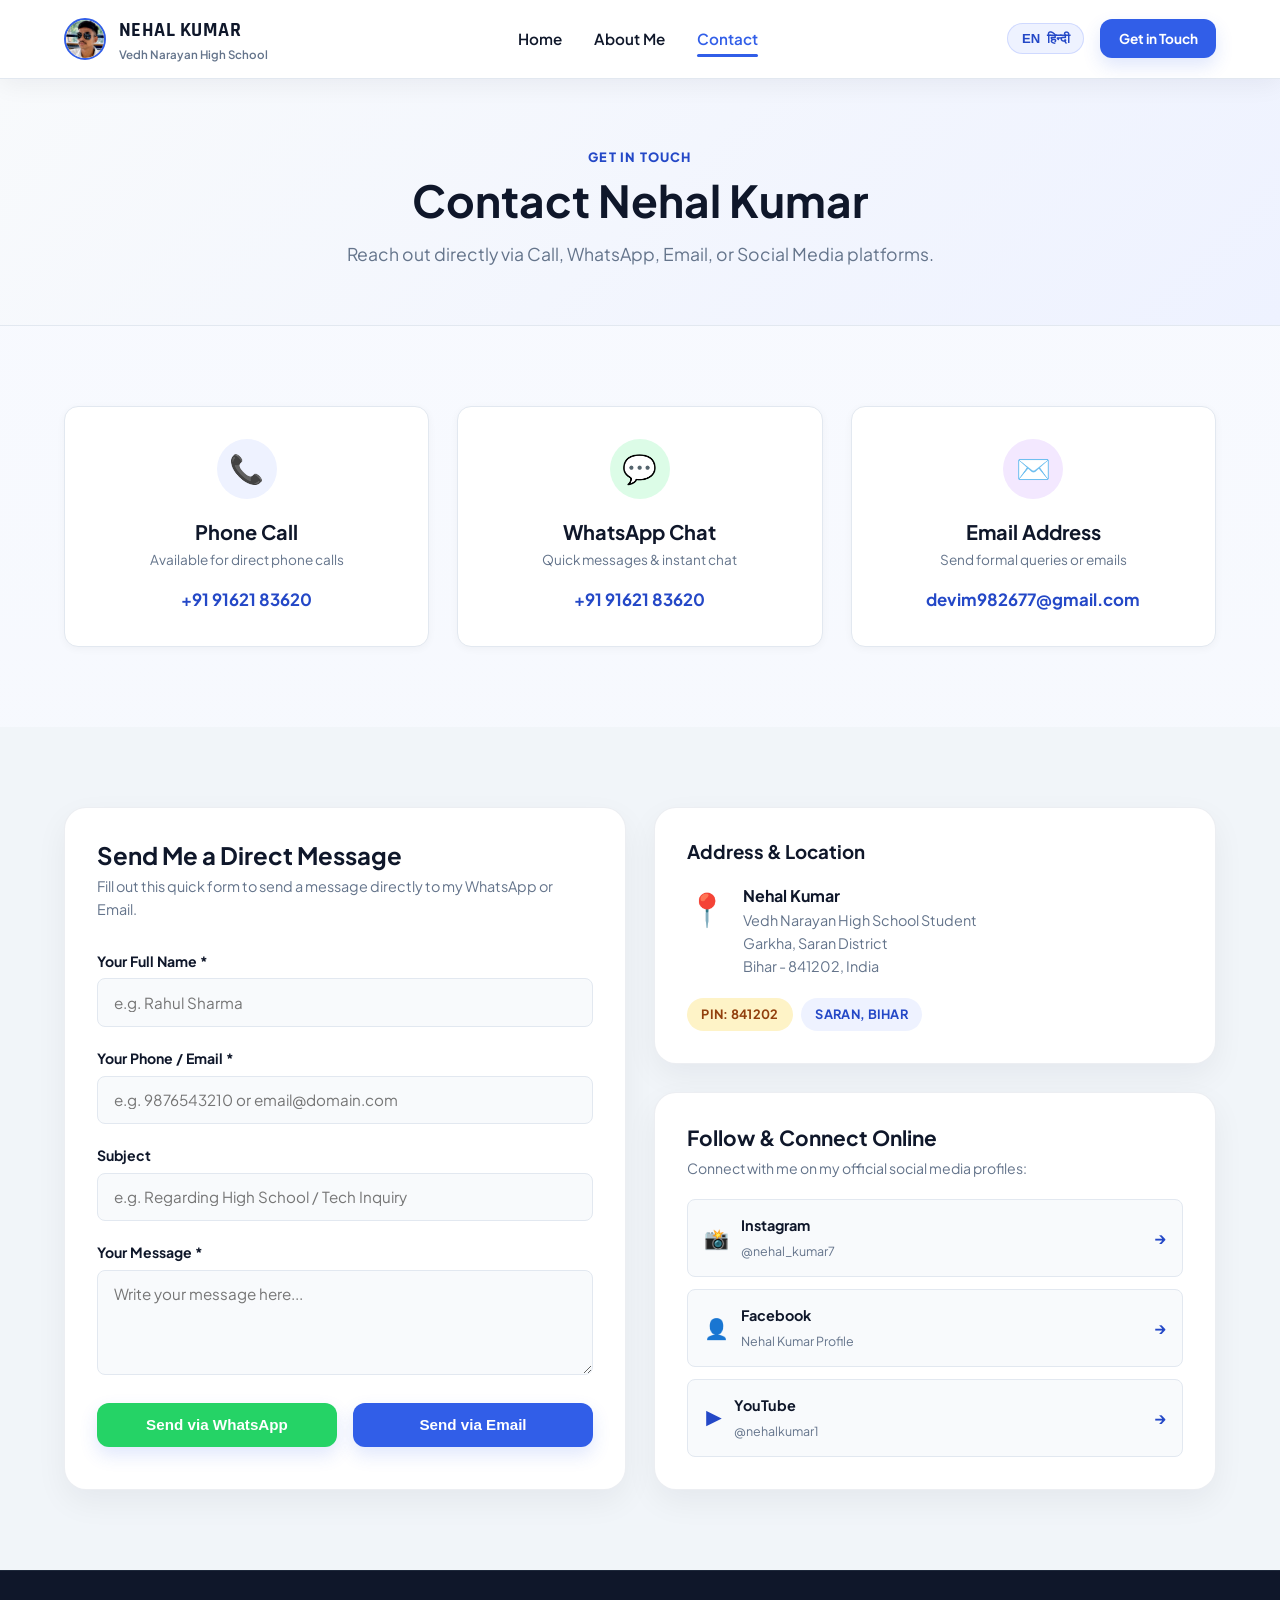
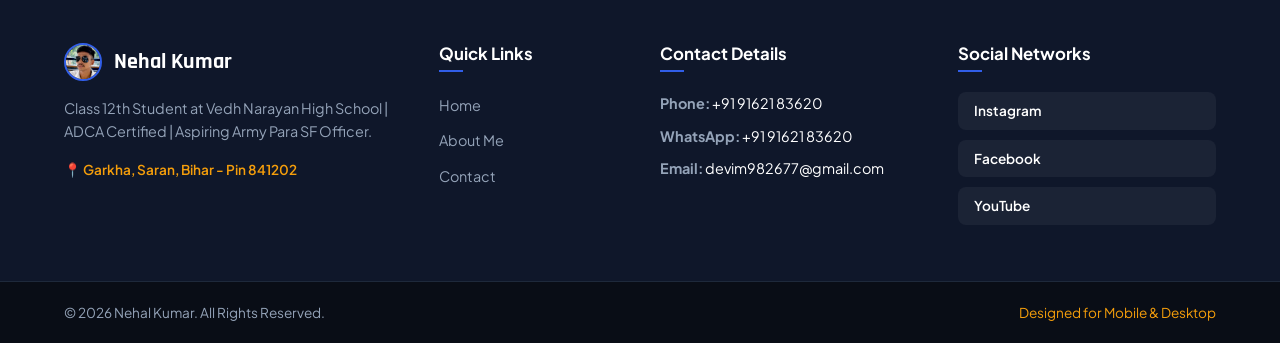
<file: contact.html>
<!DOCTYPE html>
<html lang="en"><head>
  <meta charset="UTF-8">
  <meta name="viewport" content="width=device-width, initial-scale=1.0">
  <title>Contact Nehal Kumar | Phone, Email, Location &amp; Socials</title>
  <meta name="description" content="Get in touch with Nehal Kumar - Class 12th student at Vedh Narayan High School &amp; ADCA holder from Garkha, Saran, Bihar (841202). Phone: 91621 83620.">
  <meta property="og:title" content="Contact Nehal Kumar">
  <meta property="og:description" content="Direct contact page for Nehal Kumar. Reach via Phone, WhatsApp, Email, or Social Media.">
  <meta property="og:image" content="nehal1.jpg">
  
  <link rel="preconnect" href="https://fonts.googleapis.com">
  <link rel="preconnect" href="https://fonts.gstatic.com" crossorigin="">
  <link href="https://fonts.googleapis.com/css2?family=Plus+Jakarta+Sans:wght@400;500;600;700;800&amp;family=Rajdhani:wght@600;700&amp;display=swap" rel="stylesheet">
  <link rel="stylesheet" href="style.css">
</head>
<body>
  <!-- IMAGE EDITING: Change any img src="...jpg" below to the filename of your replacement image. Keep the image file in this same folder. -->

  <!-- NAVIGATION BAR -->
  <header class="navbar">
    <div class="container nav-container">
      <a href="index.html" class="brand-logo">
        <img src="nehal1.jpg" alt="Nehal Kumar Logo" class="nav-logo-img">
        <div class="brand-text">
          <span class="brand-name">NEHAL KUMAR</span>
          <span class="brand-sub" data-en="Vedh Narayan High School" data-hi="वेध नारायण हाई स्कूल">Vedh Narayan High School</span>
        </div>
      </a>

      <nav class="nav-links" id="nav-menu">
        <a href="index.html" data-en="Home" data-hi="होम">Home</a>
        <a href="about.html" data-en="About Me" data-hi="मेरे बारे में">About Me</a>
        <a href="contact.html" class="active" data-en="Contact" data-hi="संपर्क करें">Contact</a>
      </nav>

      <div class="nav-actions">
        <button id="lang-toggle-btn" class="lang-toggle" title="Switch Language / भाषा बदलें">
          <span class="lang-code" id="active-lang-code">EN</span>
          <span class="lang-text" id="active-lang-label">हिन्दी</span>
        </button>
        <a href="contact.html" class="btn btn-primary btn-sm nav-cta" data-en="Get in Touch" data-hi="संपर्क करें">Get in Touch</a>
        <button class="mobile-hamburger" id="mobile-toggle" aria-label="Toggle navigation">
          <span></span><span></span><span></span>
        </button>
      </div>
    </div>
  </header>

  <main>
    <!-- PAGE HEADER HERO -->
    <section class="page-header">
      <div class="container">
        <span class="section-tag" data-en="Get In Touch" data-hi="संपर्क स्थापित करें">Get In Touch</span>
        <h1 class="page-title" data-en="Contact Nehal Kumar" data-hi="नेहल कुमार से संपर्क करें">Contact Nehal Kumar</h1>
        <p class="page-subtitle" data-en="Reach out directly via Call, WhatsApp, Email, or Social Media platforms." data-hi="फोन, व्हाट्सएप, ईमेल या सोशल मीडिया के माध्यम से सीधे संपर्क करें।">Reach out directly via Call, WhatsApp, Email, or Social Media platforms.</p>
      </div>
    </section>

    <!-- CONTACT CARDS GRID -->
    <section class="section contact-cards-section">
      <div class="container">
        <div class="grid grid-3">
          
          <!-- Phone Card -->
          <div class="contact-card" style="opacity: 1; transform: translateY(0px); transition: 0.5s ease-out;">
            <div class="contact-icon icon-blue">📞</div>
            <h3 data-en="Phone Call" data-hi="फोन कॉल">Phone Call</h3>
            <p data-en="Available for direct phone calls" data-hi="सीधे फोन कॉल उपलब्ध">Available for direct phone calls</p>
            <a href="tel:9162183620" class="contact-link">+91 91621 83620</a>
          </div>

          <!-- WhatsApp Card -->
          <div class="contact-card" style="opacity: 1; transform: translateY(0px); transition: 0.5s ease-out;">
            <div class="contact-icon icon-green">💬</div>
            <h3 data-en="WhatsApp Chat" data-hi="व्हाट्सएप चैट">WhatsApp Chat</h3>
            <p data-en="Quick messages &amp; instant chat" data-hi="त्वरित संदेश और चैट">Quick messages &amp; instant chat</p>
            <a href="https://wa.me/919162183620" target="_blank" rel="noopener" class="contact-link">+91 91621 83620</a>
          </div>

          <!-- Email Card -->
          <div class="contact-card" style="opacity: 1; transform: translateY(0px); transition: 0.5s ease-out;">
            <div class="contact-icon icon-purple">✉️</div>
            <h3 data-en="Email Address" data-hi="ईमेल पता">Email Address</h3>
            <p data-en="Send formal queries or emails" data-hi="ईमेल संदेश भेजें">Send formal queries or emails</p>
            <a href="mailto:devim982677@gmail.com" class="contact-link">devim982677@gmail.com</a>
          </div>

        </div>
      </div>
    </section>

    <!-- FORM AND LOCATION SECTION -->
    <section class="section contact-form-section bg-light" id="contact-form-block">
      <div class="container">
        <div class="grid grid-2">
          
          <!-- Contact Form -->
          <div class="card form-card" style="opacity: 1; transform: translateY(0px); transition: 0.5s ease-out;">
            <h3 class="form-title" data-en="Send Me a Direct Message" data-hi="मुझे एक सीधा संदेश भेजें">Send Me a Direct Message</h3>
            <p class="form-sub" data-en="Fill out this quick form to send a message directly to my WhatsApp or Email." data-hi="मेरे व्हाट्सएप या ईमेल पर सीधे संदेश भेजने के लिए यह फॉर्म भरें।">Fill out this quick form to send a message directly to my WhatsApp or Email.</p>

            <form id="direct-contact-form" class="contact-form">
              <div class="form-group">
                <label for="name" data-en="Your Full Name *" data-hi="आपका पूरा नाम *">Your Full Name *</label>
                <input type="text" id="name" name="name" required="" placeholder="e.g. Rahul Sharma">
              </div>

              <div class="form-group">
                <label for="contact-method" data-en="Your Phone / Email *" data-hi="आपका फोन / ईमेल *">Your Phone / Email *</label>
                <input type="text" id="contact-method" name="contact-method" required="" placeholder="e.g. 9876543210 or email@domain.com">
              </div>

              <div class="form-group">
                <label for="subject" data-en="Subject" data-hi="विषय">Subject</label>
                <input type="text" id="subject" name="subject" placeholder="e.g. Regarding High School / Tech Inquiry">
              </div>

              <div class="form-group">
                <label for="message" data-en="Your Message *" data-hi="आपका संदेश *">Your Message *</label>
                <textarea id="message" name="message" rows="4" required="" placeholder="Write your message here..."></textarea>
              </div>

              <div class="form-actions">
                <button type="button" id="send-whatsapp" class="btn btn-whatsapp w-100">
                  <span>Send via WhatsApp</span>
                </button>
                <button type="button" id="send-email" class="btn btn-primary w-100">
                  <span data-en="Send via Email" data-hi="ईमेल से भेजें">Send via Email</span>
                </button>
              </div>
            </form>
          </div>

          <!-- Location & Socials Card -->
          <div class="contact-side">
            
            <div class="card location-card" style="opacity: 1; transform: translateY(0px); transition: 0.5s ease-out;">
              <h3 data-en="Address &amp; Location" data-hi="पता एवं स्थान">Address &amp; Location</h3>
              <div class="loc-detail">
                <span class="loc-pin-icon">📍</span>
                <div>
                  <strong>Nehal Kumar</strong>
                  <p>Vedh Narayan High School Student</p>
                  <p>Garkha, Saran District</p>
                  <p>Bihar - 841202, India</p>
                </div>
              </div>

              <div class="loc-badge-strip">
                <span class="badge badge-cert">PIN: 841202</span>
                <span class="badge badge-school">SARAN, BIHAR</span>
              </div>
            </div>

            <div class="card social-connect-card" style="opacity: 1; transform: translateY(0px); transition: 0.5s ease-out;">
              <h3 data-en="Follow &amp; Connect Online" data-hi="ऑनलाइन कनेक्ट करें">Follow &amp; Connect Online</h3>
              <p data-en="Connect with me on my official social media profiles:" data-hi="मेरे सोशल मीडिया प्रोफाइल से जुड़ें:">Connect with me on my official social media profiles:</p>
              
              <div class="social-list">
                <a href="https://www.instagram.com/nehal_kumar7?avpt=bjVuNHM3ejNyNW15" target="_blank" rel="noopener" class="social-list-item insta-item">
                  <span class="soc-icon">📸</span>
                  <div>
                    <strong>Instagram</strong>
                    <small>@nehal_kumar7</small>
                  </div>
                  <span class="soc-arrow">→</span>
                </a>

                <a href="https://www.facebook.com/share/1R3QveMcco/" target="_blank" rel="noopener" class="social-list-item fb-item">
                  <span class="soc-icon">👤</span>
                  <div>
                    <strong>Facebook</strong>
                    <small>Nehal Kumar Profile</small>
                  </div>
                  <span class="soc-arrow">→</span>
                </a>

                <a href="https://youtube.com/@nehalkumar1?si=-DTRlXh6gTQN7hKc" target="_blank" rel="noopener" class="social-list-item yt-item">
                  <span class="soc-icon">▶️</span>
                  <div>
                    <strong>YouTube</strong>
                    <small>@nehalkumar1</small>
                  </div>
                  <span class="soc-arrow">→</span>
                </a>
              </div>
            </div>

          </div>

        </div>
      </div>
    </section>
  </main>

  <!-- FOOTER -->
  <footer class="footer">
    <div class="container footer-container">
      <div class="footer-col brand-col">
        <div class="footer-brand">
          <img src="nehal1.jpg" alt="Logo" class="footer-logo">
          <span>Nehal Kumar</span>
        </div>
        <p class="footer-desc" data-en="Class 12th Student at Vedh Narayan High School | ADCA Certified | Aspiring Army Para SF Officer." data-hi="वेध नारायण हाई स्कूल 12वीं के छात्र | ADCA सर्टिफाइड | आर्मी पैरा SF उम्मीदवार।">Class 12th Student at Vedh Narayan High School | ADCA Certified | Aspiring Army Para SF Officer.</p>
        <p class="footer-loc">📍 Garkha, Saran, Bihar - Pin 841202</p>
      </div>

      <div class="footer-col links-col">
        <h4 data-en="Quick Links" data-hi="क्विक लिंक्स">Quick Links</h4>
        <ul>
          <li><a href="index.html" data-en="Home" data-hi="होम">Home</a></li>
          <li><a href="about.html" data-en="About Me" data-hi="मेरे बारे में">About Me</a></li>
          <li><a href="contact.html" data-en="Contact" data-hi="संपर्क">Contact</a></li>
        </ul>
      </div>

      <div class="footer-col contact-col">
        <h4 data-en="Contact Details" data-hi="संपर्क विवरण">Contact Details</h4>
        <p><strong>Phone:</strong> <a href="tel:9162183620">+91 91621 83620</a></p>
        <p><strong>WhatsApp:</strong> <a href="https://wa.me/919162183620" target="_blank">+91 91621 83620</a></p>
        <p><strong>Email:</strong> <a href="mailto:devim982677@gmail.com">devim982677@gmail.com</a></p>
      </div>

      <div class="footer-col social-col">
        <h4 data-en="Social Networks" data-hi="सोशल मीडिया">Social Networks</h4>
        <div class="social-links">
          <a href="https://www.instagram.com/nehal_kumar7?avpt=bjVuNHM3ejNyNW15" target="_blank" rel="noopener" class="social-btn insta" title="Instagram">Instagram</a>
          <a href="https://www.facebook.com/share/1R3QveMcco/" target="_blank" rel="noopener" class="social-btn fb" title="Facebook">Facebook</a>
          <a href="https://youtube.com/@nehalkumar1?si=-DTRlXh6gTQN7hKc" target="_blank" rel="noopener" class="social-btn yt" title="YouTube">YouTube</a>
        </div>
      </div>
    </div>

    <div class="footer-bottom">
      <div class="container footer-bottom-inner">
        <p>© <span id="year">2026</span> Nehal Kumar. All Rights Reserved.</p>
        <p class="footer-tagline" data-en="Designed for Mobile &amp; Desktop" data-hi="मोबाइल एवं डेस्कटॉप दोनों के लिए उपयुक्त"><br></p>
      </div>
    </div>
  </footer>

  <script src="script.js"></script>


</body></html>
</file>
<file: style.css>
/* CSS DESIGN TOKENS & RESET */
:root {
  --primary: #718cff;
  --primary-dark: #4b64e0;
  --primary-light: #eef2ff;
  --primary-contrast: #ffffff;
  
  --accent-gold: #f59e0b;
  --accent-gold-hover: #d97706;
  --army-green: #2d5a27;
  --army-dark: #1b3818;
  --whatsapp-green: #25d366;
  --whatsapp-dark: #128c7e;

  --bg: #f8fafc;
  --surface: #ffffff;
  --surface-alt: #f1f5f9;
  --text: #0f172a;
  --muted: #64748b;
  --border: #e2e8f0;

  --shadow-sm: 0 2px 8px rgba(0,0,0,0.04);
  --shadow-md: 0 8px 24px -6px rgba(113, 140, 255, 0.15);
  --shadow-lg: 0 20px 40px -10px rgba(15, 23, 42, 0.12);

  --radius-sm: 8px;
  --radius-md: 14px;
  --radius-lg: 24px;
  --radius-full: 9999px;

  --font-main: 'Plus Jakarta Sans', -apple-system, BlinkMacSystemFont, sans-serif;
  --font-heading: 'Rajdhani', var(--font-main);

  --transition: all 0.3s cubic-bezier(0.4, 0, 0.2, 1);
}

*, *::before, *::after {
  box-sizing: border-box;
  margin: 0;
  padding: 0;
}

html {
  scroll-behavior: smooth;
  font-size: 16px;
}

body {
  font-family: var(--font-main);
  background-color: var(--bg);
  color: var(--text);
  line-height: 1.6;
  overflow-x: hidden;
  -webkit-font-smoothing: antialiased;
}

/* TYPOGRAPHY */
h1, h2, h3, h4, h5, h6 {
  font-family: var(--font-main);
  color: var(--text);
  font-weight: 700;
  line-height: 1.25;
}

a {
  color: var(--primary-dark);
  text-decoration: none;
  transition: var(--transition);
}

a:hover {
  color: var(--primary);
}

img {
  max-width: 100%;
  height: auto;
  display: block;
}

/* LAYOUT CONTAINER */
.container {
  width: 100%;
  max-width: 1200px;
  margin: 0 auto;
  padding: 0 1.5rem;
}

.grid {
  display: grid;
  gap: 1.75rem;
}

.grid-2 { grid-template-columns: repeat(2, 1fr); }
.grid-3 { grid-template-columns: repeat(3, 1fr); }
.grid-4 { grid-template-columns: repeat(4, 1fr); }

@media (max-width: 992px) {
  .grid-4 { grid-template-columns: repeat(2, 1fr); }
  .grid-3 { grid-template-columns: repeat(2, 1fr); }
}

@media (max-width: 768px) {
  .grid-2, .grid-3, .grid-4 { grid-template-columns: 1fr; }
}

.align-center {
  align-items: center;
}

/* BUTTONS & BADGES */
.btn {
  display: inline-flex;
  align-items: center;
  justify-content: center;
  gap: 0.6rem;
  padding: 0.85rem 1.75rem;
  font-size: 0.95rem;
  font-weight: 700;
  border-radius: var(--radius-full);
  border: none;
  cursor: pointer;
  transition: var(--transition);
  text-align: center;
  white-space: nowrap;
}

.btn-sm {
  padding: 0.55rem 1.15rem;
  font-size: 0.85rem;
}

.btn-primary {
  background-color: var(--primary);
  color: var(--primary-contrast);
  box-shadow: 0 6px 18px rgba(113, 140, 255, 0.35);
}

.btn-primary:hover {
  background-color: var(--primary-dark);
  color: #fff;
  transform: translateY(-2px);
  box-shadow: 0 10px 24px rgba(113, 140, 255, 0.45);
}

.btn-secondary {
  background-color: #e2e8f0;
  color: var(--text);
}

.btn-secondary:hover {
  background-color: #cbd5e1;
  transform: translateY(-2px);
}

.btn-light {
  background-color: #ffffff;
  color: var(--text);
  box-shadow: var(--shadow-sm);
}

.btn-light:hover {
  background-color: #f8fafc;
  transform: translateY(-2px);
}

.btn-gold {
  background-color: var(--accent-gold);
  color: #ffffff;
  box-shadow: 0 6px 18px rgba(245, 158, 11, 0.35);
}

.btn-gold:hover {
  background-color: var(--accent-gold-hover);
  color: #ffffff;
  transform: translateY(-2px);
}

.btn-whatsapp {
  background-color: var(--whatsapp-green);
  color: #ffffff;
  box-shadow: 0 6px 18px rgba(37, 211, 102, 0.35);
}

.btn-whatsapp:hover {
  background-color: var(--whatsapp-dark);
  color: #ffffff;
  transform: translateY(-2px);
}

.w-100 { width: 100%; }

.badge {
  display: inline-flex;
  align-items: center;
  padding: 0.4rem 0.9rem;
  border-radius: var(--radius-full);
  font-size: 0.8rem;
  font-weight: 700;
  letter-spacing: 0.3px;
}

.badge-school {
  background-color: var(--primary-light);
  color: var(--primary-dark);
}

.badge-cert {
  background-color: #fef3c7;
  color: #92400e;
}

.badge-gold {
  background-color: var(--accent-gold);
  color: #ffffff;
}

/* ENTRY LANGUAGE MODAL */
.modal-overlay {
  position: fixed;
  inset: 0;
  background-color: rgba(15, 23, 42, 0.75);
  backdrop-filter: blur(8px);
  z-index: 9999;
  display: flex;
  align-items: center;
  justify-content: center;
  padding: 1.5rem;
  opacity: 1;
  transition: opacity 0.4s ease;
}

.modal-overlay.hidden {
  opacity: 0;
  pointer-events: none;
}

.modal-card {
  background: #ffffff;
  border-radius: var(--radius-lg);
  padding: 2.5rem 2rem;
  max-width: 480px;
  width: 100%;
  text-align: center;
  box-shadow: var(--shadow-lg);
  animation: modalPop 0.4s cubic-bezier(0.175, 0.885, 0.32, 1.275);
}

@keyframes modalPop {
  0% { transform: scale(0.85); opacity: 0; }
  100% { transform: scale(1); opacity: 1; }
}

.modal-logo {
  width: 72px;
  height: 72px;
  border-radius: 50%;
  object-fit: cover;
  border: 3px solid var(--primary);
  margin-bottom: 1rem;
}

.modal-card h2 {
  font-size: 1.5rem;
  margin-bottom: 0.5rem;
}

.modal-subtitle {
  color: var(--muted);
  font-size: 0.95rem;
  margin-bottom: 1.75rem;
}

.lang-choice-container {
  display: flex;
  flex-direction: column;
  gap: 1rem;
}

.lang-btn-option {
  flex-direction: column;
  padding: 1rem 1.5rem;
  border-radius: var(--radius-md);
  font-size: 1.1rem;
}

.lang-btn-option small {
  font-weight: 400;
  font-size: 0.78rem;
  opacity: 0.9;
}

.modal-footer-note {
  margin-top: 1.5rem;
  padding-top: 1rem;
  border-top: 1px solid var(--border);
}

.device-pill {
  font-size: 0.78rem;
  color: var(--muted);
  font-weight: 600;
}

/* NAVBAR */
.navbar {
  position: sticky;
  top: 0;
  z-index: 1000;
  background-color: rgba(255, 255, 255, 0.92);
  backdrop-filter: blur(12px);
  border-bottom: 1px solid var(--border);
  padding: 0.85rem 0;
}

.nav-container {
  display: flex;
  align-items: center;
  justify-content: space-between;
}

.brand-logo {
  display: flex;
  align-items: center;
  gap: 0.8rem;
}

.nav-logo-img {
  width: 42px;
  height: 42px;
  border-radius: 50%;
  object-fit: cover;
  border: 2px solid var(--primary);
}

.brand-text {
  display: flex;
  flex-direction: column;
}

.brand-name {
  font-family: var(--font-heading);
  font-weight: 700;
  font-size: 1.25rem;
  letter-spacing: 0.5px;
  color: var(--text);
}

.brand-sub {
  font-size: 0.72rem;
  color: var(--muted);
  font-weight: 600;
}

.nav-links {
  display: flex;
  align-items: center;
  gap: 2rem;
}

.nav-links a {
  font-weight: 600;
  font-size: 0.95rem;
  color: var(--text);
  position: relative;
  padding: 0.4rem 0;
}

.nav-links a:hover,
.nav-links a.active {
  color: var(--primary);
}

.nav-links a.active::after {
  content: '';
  position: absolute;
  bottom: 0;
  left: 0;
  width: 100%;
  height: 3px;
  background-color: var(--primary);
  border-radius: var(--radius-full);
}

.nav-actions {
  display: flex;
  align-items: center;
  gap: 1rem;
}

/* Language Toggle Button */
.lang-toggle {
  background: var(--primary-light);
  border: 1px solid rgba(113, 140, 255, 0.25);
  border-radius: var(--radius-full);
  padding: 0.4rem 0.85rem;
  cursor: pointer;
  display: flex;
  align-items: center;
  gap: 0.4rem;
  font-weight: 700;
  font-size: 0.82rem;
  color: var(--primary-dark);
  transition: var(--transition);
}

.lang-toggle:hover {
  background-color: var(--primary);
  color: #fff;
}

.mobile-hamburger {
  display: none;
  background: none;
  border: none;
  cursor: pointer;
  flex-direction: column;
  gap: 5px;
  padding: 4px;
}

.mobile-hamburger span {
  width: 24px;
  height: 2.5px;
  background-color: var(--text);
  border-radius: 2px;
  transition: var(--transition);
}

/* HERO SECTION */
.hero-section {
  position: relative;
  padding: 4.5rem 0 5rem;
  background: linear-gradient(135deg, #f8fafc 0%, #eef2ff 100%);
  overflow: hidden;
}

.hero-container {
  display: grid;
  grid-template-columns: 1.15fr 0.85fr;
  gap: 3rem;
  align-items: center;
}

.hero-badges {
  display: flex;
  flex-wrap: wrap;
  gap: 0.6rem;
  margin-bottom: 1.25rem;
}

.hero-title {
  font-size: 2.75rem;
  font-weight: 800;
  line-height: 1.15;
  margin-bottom: 0.5rem;
  color: var(--text);
}

.hero-subtitle {
  font-family: var(--font-heading);
  font-size: 1.6rem;
  font-weight: 700;
  color: var(--primary-dark);
  margin-bottom: 1.25rem;
  letter-spacing: 0.3px;
}

.hero-desc {
  font-size: 1.05rem;
  color: var(--muted);
  margin-bottom: 2rem;
  max-width: 600px;
}

.hero-cta-group {
  display: flex;
  flex-wrap: wrap;
  gap: 1rem;
  margin-bottom: 2.5rem;
}

.hero-stats {
  display: flex;
  align-items: center;
  gap: 1.5rem;
  padding: 1.25rem;
  background: rgba(255, 255, 255, 0.8);
  backdrop-filter: blur(8px);
  border-radius: var(--radius-md);
  border: 1px solid var(--border);
  box-shadow: var(--shadow-sm);
  width: fit-content;
}

.stat-item {
  display: flex;
  flex-direction: column;
}

.stat-number {
  font-family: var(--font-heading);
  font-size: 1.4rem;
  font-weight: 700;
  color: var(--primary-dark);
  line-height: 1;
}

.stat-label {
  font-size: 0.75rem;
  color: var(--muted);
  font-weight: 600;
}

.stat-divider {
  width: 1px;
  height: 28px;
  background-color: var(--border);
}

/* Hero Profile Frame */
.profile-card-wrapper {
  position: relative;
  display: flex;
  justify-content: center;
}

.profile-image-frame {
  position: relative;
  width: 320px;
  height: 380px;
  border-radius: var(--radius-lg);
  overflow: hidden;
  box-shadow: var(--shadow-lg);
  border: 6px solid #ffffff;
}

.profile-img {
  width: 100%;
  height: 100%;
  object-fit: cover;
  transition: transform 0.5s ease;
}

.profile-card-wrapper:hover .profile-img {
  transform: scale(1.04);
}

.float-card {
  position: absolute;
  background: #ffffff;
  padding: 0.75rem 1rem;
  border-radius: var(--radius-md);
  box-shadow: var(--shadow-md);
  display: flex;
  align-items: center;
  gap: 0.75rem;
  border: 1px solid var(--border);
  z-index: 2;
}

.float-top-left {
  top: -15px;
  left: -20px;
}

.float-bottom-right {
  bottom: 20px;
  right: -20px;
}

.float-icon {
  font-size: 1.5rem;
}

.float-text strong {
  display: block;
  font-size: 0.85rem;
  color: var(--text);
}

.float-text small {
  font-size: 0.72rem;
  color: var(--muted);
}

.location-tag {
  position: absolute;
  bottom: -20px;
  background: #0f172a;
  color: #ffffff;
  padding: 0.5rem 1rem;
  border-radius: var(--radius-full);
  font-size: 0.78rem;
  font-weight: 600;
  display: flex;
  align-items: center;
  gap: 0.4rem;
  box-shadow: var(--shadow-md);
}

/* DEVICE BANNER */
.device-banner {
  background-color: #0f172a;
  color: #ffffff;
  padding: 1rem 0;
}

.device-banner-inner {
  display: flex;
  align-items: center;
  justify-content: center;
  gap: 1.25rem;
  text-align: center;
  flex-wrap: wrap;
}

.device-icon-group {
  display: flex;
  gap: 0.5rem;
  font-size: 1.2rem;
}

.device-text {
  display: flex;
  flex-direction: column;
  font-size: 0.9rem;
}

.device-text strong {
  color: var(--primary);
}

.device-text span {
  color: #94a3b8;
  font-size: 0.8rem;
}

/* SECTIONS COMMON */
.section {
  padding: 5rem 0;
}

.bg-light {
  background-color: #f1f5f9;
}

.section-header {
  margin-bottom: 3.5rem;
}

.text-center { text-align: center; }

.section-tag {
  display: inline-block;
  font-size: 0.8rem;
  font-weight: 800;
  text-transform: uppercase;
  letter-spacing: 1.2px;
  color: var(--primary-dark);
  margin-bottom: 0.4rem;
}

.section-title {
  font-size: 2.2rem;
  margin-bottom: 0.75rem;
}

.section-desc {
  color: var(--muted);
  font-size: 1.05rem;
  max-width: 650px;
  margin: 0 auto;
}

/* CARDS */
.card {
  background: var(--surface);
  border-radius: var(--radius-md);
  padding: 2rem;
  border: 1px solid var(--border);
  box-shadow: var(--shadow-sm);
  transition: var(--transition);
}

.card:hover {
  transform: translateY(-4px);
  box-shadow: var(--shadow-md);
}

/* PILLARS */
.pillar-card {
  height: 100%;
}

.pillar-icon-box {
  width: 56px;
  height: 56px;
  border-radius: var(--radius-md);
  display: flex;
  align-items: center;
  justify-content: center;
  font-size: 1.75rem;
  margin-bottom: 1.25rem;
}

.icon-school { background: var(--primary-light); }
.icon-tech { background: #fef3c7; }
.icon-army { background: #dcfce7; }

.pillar-title {
  font-size: 1.3rem;
  margin-bottom: 0.25rem;
}

.pillar-sub {
  font-size: 0.85rem;
  color: var(--primary-dark);
  font-weight: 700;
  margin-bottom: 1rem;
}

.pillar-text {
  color: var(--muted);
  font-size: 0.92rem;
}

/* ARMY PARA SF SECTION */
.army-feature-section {
  background: linear-gradient(180deg, #f8fafc 0%, #edf2f7 100%);
}

.army-card {
  background: linear-gradient(135deg, #1b3818 0%, #0f172a 100%);
  color: #ffffff;
  border-radius: var(--radius-lg);
  padding: 3.5rem 3rem;
  position: relative;
  overflow: hidden;
  box-shadow: var(--shadow-lg);
}

.army-badge-top {
  margin-bottom: 1.5rem;
}

.army-tag {
  background: var(--accent-gold);
  color: #ffffff;
  font-family: var(--font-heading);
  font-weight: 700;
  font-size: 0.85rem;
  letter-spacing: 1px;
  padding: 0.35rem 0.9rem;
  border-radius: var(--radius-sm);
}

.army-grid {
  display: grid;
  grid-template-columns: 1.3fr 0.7fr;
  gap: 3rem;
  align-items: center;
}

.army-heading {
  font-family: var(--font-heading);
  font-size: 2.5rem;
  color: #ffffff;
  margin-bottom: 1rem;
  letter-spacing: 0.5px;
}

.army-text {
  color: #cbd5e1;
  font-size: 1.05rem;
  margin-bottom: 2rem;
}

.army-features-list {
  display: flex;
  flex-direction: column;
  gap: 1.25rem;
  margin-bottom: 2rem;
}

.army-feat {
  display: flex;
  gap: 1rem;
  align-items: flex-start;
}

.feat-bullet {
  font-size: 1.25rem;
}

.army-feat strong {
  display: block;
  color: #ffffff;
  font-size: 1rem;
}

.army-feat p {
  color: #94a3b8;
  font-size: 0.88rem;
}

.army-insignia-box {
  background: rgba(255, 255, 255, 0.05);
  border: 1px solid rgba(255, 255, 255, 0.15);
  border-radius: var(--radius-md);
  padding: 2.5rem;
  text-align: center;
  backdrop-filter: blur(6px);
}

.wings-graphic svg {
  color: var(--accent-gold);
  margin-bottom: 1rem;
}

.army-motto {
  display: flex;
  flex-direction: column;
  font-family: var(--font-heading);
  letter-spacing: 2px;
}

.army-motto span {
  font-size: 1.8rem;
  font-weight: 700;
  color: #ffffff;
}

.army-motto small {
  color: var(--accent-gold);
  font-size: 0.8rem;
}

/* SKILLS SECTION */
.skill-card {
  background: #ffffff;
  border-radius: var(--radius-md);
  padding: 1.75rem;
  border: 1px solid var(--border);
  box-shadow: var(--shadow-sm);
  text-align: center;
  transition: var(--transition);
}

.skill-card:hover {
  border-color: var(--primary);
  transform: translateY(-4px);
}

.skill-icon {
  font-size: 2.2rem;
  margin-bottom: 1rem;
}

.skill-card h4 {
  font-size: 1.1rem;
  margin-bottom: 0.5rem;
}

.skill-card p {
  font-size: 0.88rem;
  color: var(--muted);
}

/* GALLERY PREVIEW */
.gallery-grid {
  display: grid;
  grid-template-columns: 1.2fr 1fr;
  grid-template-rows: auto auto;
  gap: 1.5rem;
}

.gallery-item {
  position: relative;
  border-radius: var(--radius-md);
  overflow: hidden;
  box-shadow: var(--shadow-sm);
}

.gallery-item img {
  width: 100%;
  height: 280px;
  object-fit: cover;
  transition: transform 0.5s ease;
}

.gallery-item:hover img {
  transform: scale(1.05);
}

.gallery-caption {
  position: absolute;
  bottom: 0;
  inset-x: 0;
  background: linear-gradient(transparent, rgba(15, 23, 42, 0.85));
  color: #ffffff;
  padding: 1.25rem;
  display: flex;
  flex-direction: column;
}

.gallery-caption strong { font-size: 1.1rem; }
.gallery-caption span { font-size: 0.8rem; color: #cbd5e1; }

.logo-showcase {
  background: #ffffff;
  border: 1px solid var(--border);
  display: flex;
  align-items: center;
  justify-content: center;
  padding: 2rem;
}

.logo-box-inner {
  text-align: center;
}

.logo-box-inner img {
  width: 90px;
  height: 90px;
  border-radius: 50%;
  margin: 0 auto 1rem;
  border: 3px solid var(--primary);
}

.logo-box-inner h4 {
  font-size: 1.1rem;
  margin-bottom: 0.25rem;
}

.logo-box-inner p {
  font-size: 0.85rem;
  color: var(--muted);
}

/* CTA BANNER */
.cta-banner {
  background: var(--primary);
  color: #ffffff;
  padding: 4rem 0;
}

.cta-container {
  display: flex;
  align-items: center;
  justify-content: space-between;
  gap: 2rem;
}

.cta-content h2 {
  color: #ffffff;
  font-size: 2rem;
  margin-bottom: 0.5rem;
}

.cta-content p {
  color: #e0e7ff;
  font-size: 1.05rem;
  max-width: 600px;
}

.cta-buttons {
  display: flex;
  gap: 1rem;
  flex-wrap: wrap;
}

/* PAGE HEADER HERO (About & Contact) */
.page-header {
  background: linear-gradient(135deg, #f8fafc 0%, #eef2ff 100%);
  padding: 4rem 0 3.5rem;
  text-align: center;
  border-bottom: 1px solid var(--border);
}

.page-title {
  font-size: 2.75rem;
  margin-bottom: 0.75rem;
}

.page-subtitle {
  color: var(--muted);
  font-size: 1.1rem;
  max-width: 650px;
  margin: 0 auto;
}

/* ABOUT PAGE SPECIFIC */
.shadow-frame {
  padding: 0.75rem;
  background: #ffffff;
}

.rounded-img {
  border-radius: var(--radius-md);
  max-height: 440px;
  width: 100%;
  object-fit: cover;
}

.card-caption {
  text-align: center;
  padding: 0.75rem 0 0.25rem;
}

.card-caption strong { display: block; font-size: 1.1rem; }
.card-caption span { font-size: 0.85rem; color: var(--muted); }

.bio-text-col h2 {
  font-size: 2rem;
  margin-bottom: 1.25rem;
}

.bio-text-col p {
  color: var(--muted);
  font-size: 1rem;
  margin-bottom: 1.25rem;
}

.bio-highlights {
  display: flex;
  flex-direction: column;
  gap: 1rem;
  margin-top: 1.5rem;
}

.bio-highlight-item {
  display: flex;
  align-items: center;
  gap: 1rem;
  background: #ffffff;
  padding: 0.85rem 1.25rem;
  border-radius: var(--radius-md);
  border: 1px solid var(--border);
}

.h-icon { font-size: 1.5rem; }
.bio-highlight-item strong { display: block; font-size: 0.88rem; }
.bio-highlight-item span { font-size: 0.82rem; color: var(--muted); }

/* TIMELINE */
.timeline {
  max-width: 750px;
  margin: 0 auto;
  position: relative;
  padding-left: 2.5rem;
}

.timeline::before {
  content: '';
  position: absolute;
  top: 0;
  bottom: 0;
  left: 17px;
  width: 3px;
  background-color: var(--primary-light);
}

.timeline-item {
  position: relative;
  margin-bottom: 2.5rem;
}

.timeline-badge {
  position: absolute;
  left: -2.5rem;
  top: 0;
  width: 38px;
  height: 38px;
  border-radius: 50%;
  background: var(--primary);
  color: #ffffff;
  display: flex;
  align-items: center;
  justify-content: center;
  font-size: 1.1rem;
  box-shadow: 0 0 0 4px var(--bg);
}

.timeline-content {
  background: #ffffff;
  border-radius: var(--radius-md);
  padding: 1.5rem;
  border: 1px solid var(--border);
  box-shadow: var(--shadow-sm);
}

.timeline-date {
  font-size: 0.78rem;
  font-weight: 800;
  color: var(--primary-dark);
  text-transform: uppercase;
  margin-bottom: 0.25rem;
  display: block;
}

.timeline-content h3 {
  font-size: 1.2rem;
  margin-bottom: 0.5rem;
}

.timeline-content p {
  color: var(--muted);
  font-size: 0.92rem;
}

/* PARA SF DEEP CARD */
.army-card-alt {
  background: linear-gradient(135deg, #1b3818 0%, #2d5a27 100%);
  color: #ffffff;
  padding: 3rem;
  border-radius: var(--radius-lg);
}

.army-card-header {
  text-align: center;
  margin-bottom: 2rem;
}

.army-card-header h2 {
  color: #ffffff;
  font-size: 2.2rem;
  margin-top: 0.75rem;
}

.army-card-body > p {
  color: #e2e8f0;
  font-size: 1.1rem;
  text-align: center;
  max-width: 750px;
  margin: 0 auto 2.5rem;
}

.army-pillars-grid {
  gap: 1.5rem;
}

.army-pillar-box {
  background: rgba(255, 255, 255, 0.1);
  backdrop-filter: blur(8px);
  padding: 1.75rem;
  border-radius: var(--radius-md);
  border: 1px solid rgba(255, 255, 255, 0.15);
}

.ap-icon { font-size: 2rem; margin-bottom: 0.75rem; display: block; }
.army-pillar-box h4 { color: #ffffff; font-size: 1.15rem; margin-bottom: 0.4rem; }
.army-pillar-box p { color: #cbd5e1; font-size: 0.88rem; }

/* PHOTO CARDS */
.photo-card img {
  border-radius: var(--radius-sm);
  max-height: 260px;
  width: 100%;
  object-fit: cover;
  margin-bottom: 1rem;
}

.photo-info strong { display: block; font-size: 1rem; }
.photo-info small { font-size: 0.8rem; color: var(--muted); }

.flex-center-card {
  display: flex;
  flex-direction: column;
  align-items: center;
  justify-content: center;
  text-align: center;
}

.logo-circle {
  width: 110px !important;
  height: 110px !important;
  border-radius: 50% !important;
  border: 4px solid var(--primary);
}

/* CONTACT PAGE SPECIFIC */
.contact-card {
  background: #ffffff;
  border-radius: var(--radius-md);
  padding: 2rem;
  border: 1px solid var(--border);
  box-shadow: var(--shadow-sm);
  text-align: center;
}

.contact-icon {
  width: 60px;
  height: 60px;
  border-radius: 50%;
  display: flex;
  align-items: center;
  justify-content: center;
  font-size: 1.75rem;
  margin: 0 auto 1.25rem;
}

.icon-blue { background: var(--primary-light); }
.icon-green { background: #dcfce7; }
.icon-purple { background: #f3e8ff; }

.contact-card h3 { font-size: 1.25rem; margin-bottom: 0.35rem; }
.contact-card p { font-size: 0.85rem; color: var(--muted); margin-bottom: 1rem; }
.contact-link { font-weight: 700; font-size: 1.05rem; color: var(--primary-dark); }

/* FORM & SIDEBAR */
.form-card h3 { font-size: 1.5rem; margin-bottom: 0.35rem; }
.form-sub { font-size: 0.9rem; color: var(--muted); margin-bottom: 1.75rem; }

.contact-form {
  display: flex;
  flex-direction: column;
  gap: 1.25rem;
}

.form-group {
  display: flex;
  flex-direction: column;
  gap: 0.4rem;
}

.form-group label {
  font-size: 0.88rem;
  font-weight: 700;
  color: var(--text);
}

.form-group input,
.form-group textarea {
  width: 100%;
  padding: 0.85rem 1rem;
  border-radius: var(--radius-sm);
  border: 1px solid var(--border);
  font-family: var(--font-main);
  font-size: 0.95rem;
  transition: var(--transition);
  background-color: #f8fafc;
}

.form-group input:focus,
.form-group textarea:focus {
  outline: none;
  border-color: var(--primary);
  background-color: #ffffff;
  box-shadow: 0 0 0 3px rgba(113, 140, 255, 0.2);
}

.form-actions {
  display: flex;
  gap: 1rem;
  margin-top: 0.5rem;
}

.contact-side {
  display: flex;
  flex-direction: column;
  gap: 1.75rem;
}

.loc-detail {
  display: flex;
  gap: 1rem;
  margin: 1.25rem 0;
}

.loc-pin-icon { font-size: 2rem; }
.loc-detail p { color: var(--muted); font-size: 0.9rem; }
.loc-badge-strip { display: flex; gap: 0.5rem; }

.social-connect-card h3 { font-size: 1.3rem; margin-bottom: 0.35rem; }
.social-connect-card p { font-size: 0.88rem; color: var(--muted); margin-bottom: 1.25rem; }

.social-list {
  display: flex;
  flex-direction: column;
  gap: 0.75rem;
}

.social-list-item {
  display: flex;
  align-items: center;
  justify-content: space-between;
  padding: 0.85rem 1rem;
  border-radius: var(--radius-sm);
  border: 1px solid var(--border);
  background: #f8fafc;
}

.social-list-item:hover {
  background: var(--primary-light);
  border-color: var(--primary);
  transform: translateX(4px);
}

.social-list-item div {
  flex-grow: 1;
  margin-left: 0.75rem;
}

.social-list-item strong { display: block; font-size: 0.9rem; color: var(--text); }
.social-list-item small { font-size: 0.78rem; color: var(--muted); }
.soc-icon { font-size: 1.25rem; }
.soc-arrow { font-weight: 700; color: var(--primary-dark); }

/* FOOTER */
.footer {
  background-color: #0f172a;
  color: #94a3b8;
  padding: 4.5rem 0 0;
  border-top: 1px solid #1e293b;
}

.footer-container {
  display: grid;
  grid-template-columns: 1.3fr 0.7fr 1fr 1fr;
  gap: 2.5rem;
  padding-bottom: 3.5rem;
}

.footer-brand {
  display: flex;
  align-items: center;
  gap: 0.75rem;
  margin-bottom: 1rem;
}

.footer-logo {
  width: 38px;
  height: 38px;
  border-radius: 50%;
  object-fit: cover;
  border: 2px solid var(--primary);
}

.footer-brand span {
  font-family: var(--font-heading);
  font-size: 1.4rem;
  font-weight: 700;
  color: #ffffff;
}

.footer-desc {
  font-size: 0.9rem;
  line-height: 1.6;
  margin-bottom: 1rem;
}

.footer-loc {
  font-size: 0.85rem;
  color: var(--accent-gold);
  font-weight: 600;
}

.footer-col h4 {
  color: #ffffff;
  font-size: 1.05rem;
  margin-bottom: 1.25rem;
  position: relative;
}

.footer-col h4::after {
  content: '';
  display: block;
  width: 24px;
  height: 2px;
  background-color: var(--primary);
  margin-top: 0.4rem;
}

.links-col ul { list-style: none; }
.links-col li { margin-bottom: 0.6rem; }
.links-col a { color: #94a3b8; font-size: 0.9rem; }
.links-col a:hover { color: #ffffff; }

.contact-col p { font-size: 0.9rem; margin-bottom: 0.6rem; }
.contact-col a { color: #ffffff; }

.social-links {
  display: flex;
  flex-direction: column;
  gap: 0.6rem;
}

.social-btn {
  display: inline-flex;
  align-items: center;
  padding: 0.5rem 1rem;
  border-radius: var(--radius-sm);
  background: rgba(255, 255, 255, 0.05);
  color: #ffffff;
  font-size: 0.85rem;
  font-weight: 600;
  transition: var(--transition);
}

.social-btn:hover {
  background: var(--primary);
  color: #ffffff;
}

.footer-bottom {
  background: #090d16;
  padding: 1.25rem 0;
  border-top: 1px solid #1e293b;
  font-size: 0.85rem;
}

.footer-bottom-inner {
  display: flex;
  align-items: center;
  justify-content: space-between;
}

.footer-tagline {
  color: var(--accent-gold);
}

/* RESPONSIVE MEDIA QUERIES */
@media (max-width: 992px) {
  .hero-container {
    grid-template-columns: 1fr;
    text-align: center;
  }

  .hero-badges { justify-content: center; }
  .hero-desc { margin: 0 auto 2rem; }
  .hero-cta-group { justify-content: center; }
  .hero-stats { margin: 0 auto; }
  .profile-image-frame { width: 280px; height: 340px; }

  .army-grid { grid-template-columns: 1fr; }
  .gallery-grid { grid-template-columns: 1fr; }
  .footer-container { grid-template-columns: 1fr 1fr; }
  .cta-container { flex-direction: column; text-align: center; }
}

@media (max-width: 768px) {
  .nav-links {
    position: fixed;
    top: 65px;
    left: 0;
    right: 0;
    background: #ffffff;
    flex-direction: column;
    padding: 2rem;
    box-shadow: var(--shadow-lg);
    transform: translateY(-150%);
    transition: var(--transition);
    border-bottom: 1px solid var(--border);
  }

  .nav-links.active {
    transform: translateY(0);
  }

  .mobile-hamburger { display: flex; }
  .nav-cta { display: none; }

  .hero-title { font-size: 2.1rem; }
  .hero-subtitle { font-size: 1.3rem; }
  .page-title { font-size: 2.1rem; }

  .footer-container { grid-template-columns: 1fr; }
  .footer-bottom-inner { flex-direction: column; gap: 0.5rem; text-align: center; }
  
  .form-actions { flex-direction: column; }
  .float-top-left { left: 0; }
  .float-bottom-right { right: 0; }
}

/* ap-theme */
:root{--primary:#2950ff}
/* end-ap-theme */


/* PREMIUM FINISH + RESPONSIVE POLISH */
:root{--primary:#315ee8;--primary-dark:#2448c7;--shadow-md:0 14px 36px rgba(25,55,120,.12);--shadow-lg:0 24px 60px rgba(15,23,42,.16)}
body{background:linear-gradient(180deg,#f8faff 0%,#f4f7fc 100%)}
.navbar{backdrop-filter:blur(18px);-webkit-backdrop-filter:blur(18px);box-shadow:0 5px 24px rgba(15,23,42,.06)}
.brand-logo,.nav-links a,.btn,.card,.profile-image-frame{transition:all .28s ease}
.card{border:1px solid rgba(148,163,184,.18);box-shadow:0 12px 32px rgba(15,23,42,.055);border-radius:22px}
.card:hover{transform:translateY(-6px);box-shadow:0 20px 44px rgba(15,23,42,.11)}
.btn{border-radius:12px;box-shadow:0 8px 18px rgba(49,94,232,.15)}
.btn:hover{transform:translateY(-2px);filter:brightness(1.04)}
.profile-image-frame{box-shadow:0 25px 70px rgba(20,43,95,.2)}
img{object-fit:cover}
img:not([src]),img[src=""]{visibility:hidden}
:focus-visible{outline:3px solid #f59e0b;outline-offset:3px}
@media(max-width:768px){.container{width:min(100% - 32px,100%)}.hero-container{gap:34px}.hero-title{font-size:clamp(2.25rem,10vw,3.5rem)}.profile-image-frame{max-width: min(82vw,390px);margin-inline:auto}.grid{gap:18px}.section{padding-block:56px}.nav-cta{display:none}}
@media(prefers-reduced-motion:reduce){*,*::before,*::after{scroll-behavior:auto!important;animation-duration:.01ms!important;transition-duration:.01ms!important}}
</file>
